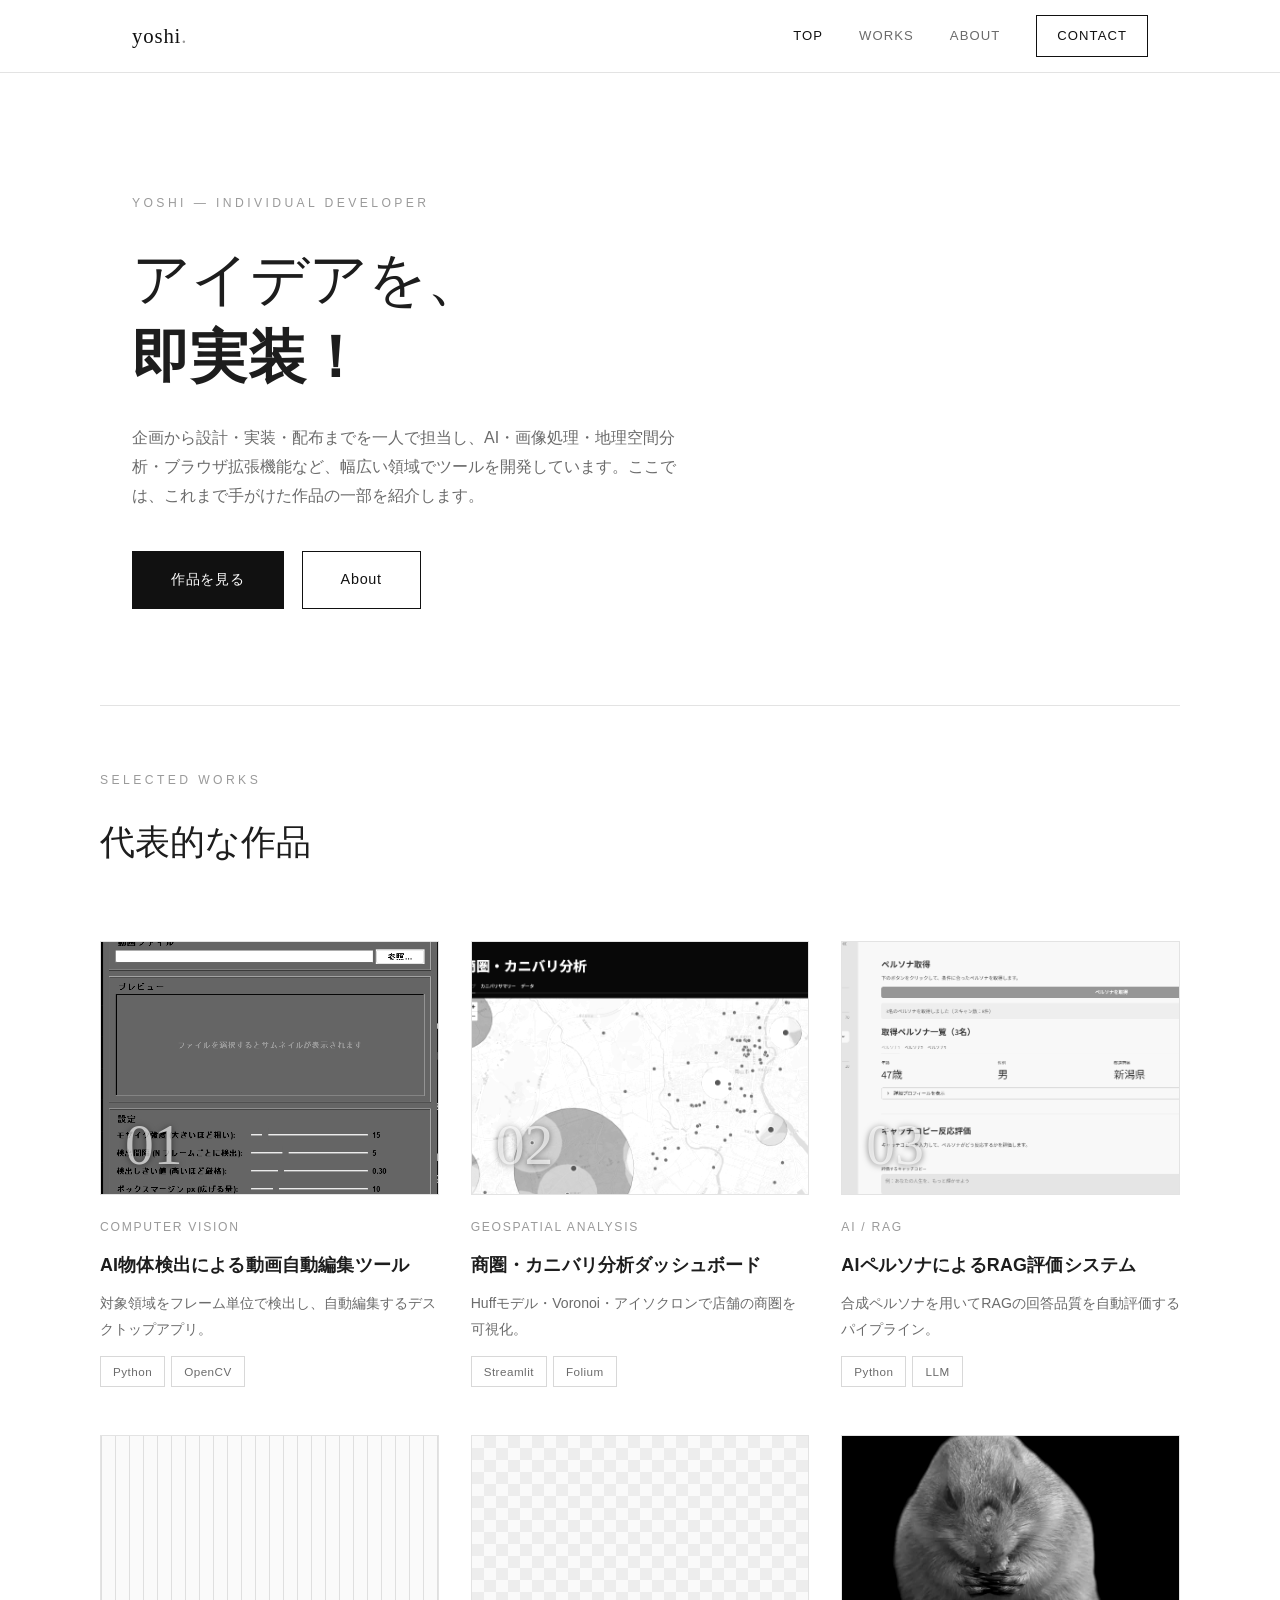
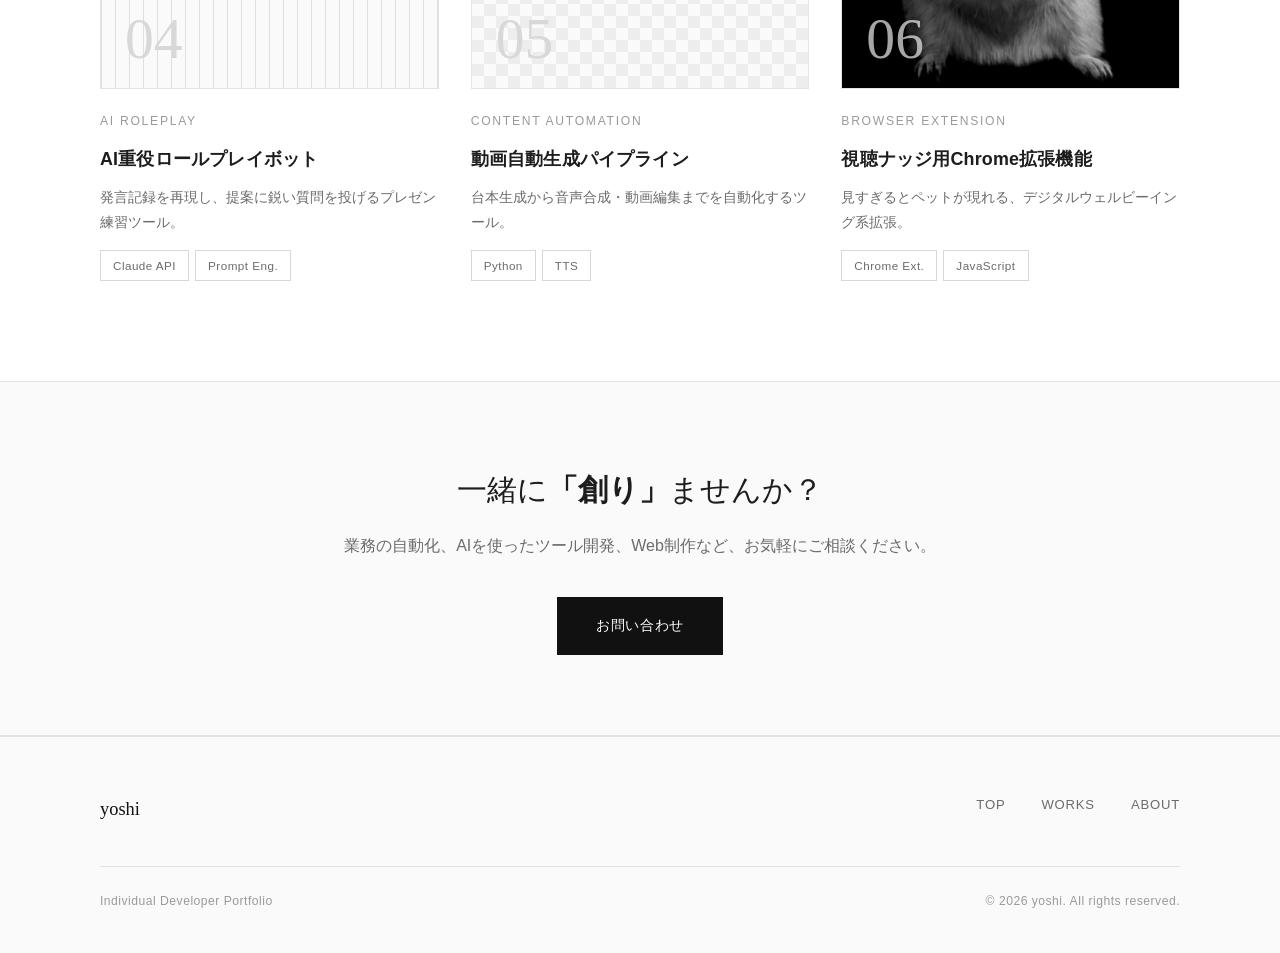
<file: index.html>
<!DOCTYPE html>
<html lang="ja">
<head>
  <meta charset="UTF-8">
  <meta name="viewport" content="width=device-width, initial-scale=1.0">
  <title>yoshi | Portfolio — 個人開発の作品集</title>
  <meta name="description" content="yoshiの個人ポートフォリオ。AI・画像処理・地理空間分析・ブラウザ拡張機能など、幅広い領域で開発したツール・プロダクトを紹介します。">
  <meta property="og:type" content="website">
  <meta property="og:site_name" content="yoshi Portfolio">
  <meta property="og:title" content="yoshi | Portfolio — 個人開発の作品集">
  <meta property="og:description" content="AI・画像処理・地理空間分析・ブラウザ拡張機能など、幅広い領域で開発したツール・プロダクトを紹介します。">
  <meta property="og:locale" content="ja_JP">
  <meta name="twitter:card" content="summary">
  <link rel="icon" type="image/svg+xml" href="assets/favicon.svg">
  <link rel="stylesheet" href="assets/style.css">
  <script defer src="assets/main.js"></script>
  <script type="application/ld+json">
  {
    "@context": "https://schema.org",
    "@type": "Person",
    "name": "yoshi",
    "jobTitle": "Individual Developer",
    "description": "AI・画像処理・地理空間分析・ブラウザ拡張機能など、幅広い領域でツールを開発する個人開発者。",
    "knowsAbout": ["Python", "JavaScript", "LLM", "RAG", "Computer Vision", "Geospatial Analysis"]
  }
  </script>
</head>
<body>

<!-- HEADER -->
<header>
  <div class="header-inner">
    <a href="index.html" class="logo">yoshi<span class="dot">.</span></a>
    <button class="nav-burger" type="button" aria-label="メニューを開く" aria-expanded="false" aria-controls="site-nav">
      <span></span><span></span>
    </button>
    <nav id="site-nav">
      <a href="index.html" class="nav-link active">Top</a>
      <a href="works.html" class="nav-link">Works</a>
      <a href="about.html" class="nav-link">About</a>
      <a href="about.html#contact" class="nav-cta">Contact</a>
    </nav>
  </div>
</header>

<!-- HERO -->
<section class="hero">
  <div class="eyebrow">yoshi — Individual Developer</div>
  <h1>アイデアを、<br><b>即実装！</b></h1>
  <p>企画から設計・実装・配布までを一人で担当し、AI・画像処理・地理空間分析・ブラウザ拡張機能など、幅広い領域でツールを開発しています。ここでは、これまで手がけた作品の一部を紹介します。</p>
  <div class="hero-actions">
    <a href="works.html" class="btn btn-dark">作品を見る</a>
    <a href="about.html" class="btn btn-outline">About</a>
  </div>
</section>

<!-- SELECTED WORKS -->
<section class="work-grid-section">
  <div class="work-grid-inner">
    <div class="page-head" style="padding:0 0 48px; border-bottom:none;">
      <div class="eyebrow">Selected Works</div>
      <h1 style="font-size:clamp(1.6rem,3.6vw,2.2rem);">代表的な作品</h1>
    </div>

    <div class="work-grid">

      <a href="work-automosaic.html" class="work-card reveal">
        <div class="visual photo">
          <img src="assets/%E3%83%A2%E3%82%B6%E3%82%A4%E3%82%AF.png" alt="AutoMosaic - AI物体検出による動画自動編集ツール" loading="lazy" decoding="async">
          <span class="num serif">01</span>
        </div>
        <div class="tag-line">Computer Vision</div>
        <h3>AI物体検出による動画自動編集ツール</h3>
        <p class="desc">対象領域をフレーム単位で検出し、自動編集するデスクトップアプリ。</p>
        <div class="tech-row">
          <span class="tech">Python</span><span class="tech">OpenCV</span>
        </div>
      </a>

      <a href="work-tradearea.html" class="work-card reveal">
        <div class="visual photo">
          <img src="assets/%E5%95%86%E5%9C%8F.png" alt="商圏・カニバリ分析ダッシュボード" loading="lazy" decoding="async">
          <span class="num serif">02</span>
        </div>
        <div class="tag-line">Geospatial Analysis</div>
        <h3>商圏・カニバリ分析ダッシュボード</h3>
        <p class="desc">Huffモデル・Voronoi・アイソクロンで店舗の商圏を可視化。</p>
        <div class="tech-row">
          <span class="tech">Streamlit</span><span class="tech">Folium</span>
        </div>
      </a>

      <a href="work-persona.html" class="work-card reveal">
        <div class="visual photo">
          <img src="assets/%E3%83%9A%E3%83%AB%E3%82%BD%E3%83%8A.png" alt="AIペルソナによるRAG評価システム" loading="lazy" decoding="async">
          <span class="num serif">03</span>
        </div>
        <div class="tag-line">AI / RAG</div>
        <h3>AIペルソナによるRAG評価システム</h3>
        <p class="desc">合成ペルソナを用いてRAGの回答品質を自動評価するパイプライン。</p>
        <div class="tech-row">
          <span class="tech">Python</span><span class="tech">LLM</span>
        </div>
      </a>

      <a href="work-execbot.html" class="work-card reveal">
        <div class="visual p5"><span class="num serif">04</span></div>
        <div class="tag-line">AI Roleplay</div>
        <h3>AI重役ロールプレイボット</h3>
        <p class="desc">発言記録を再現し、提案に鋭い質問を投げるプレゼン練習ツール。</p>
        <div class="tech-row">
          <span class="tech">Claude API</span><span class="tech">Prompt Eng.</span>
        </div>
      </a>

      <a href="work-shorts.html" class="work-card reveal">
        <div class="visual p6"><span class="num serif">05</span></div>
        <div class="tag-line">Content Automation</div>
        <h3>動画自動生成パイプライン</h3>
        <p class="desc">台本生成から音声合成・動画編集までを自動化するツール。</p>
        <div class="tech-row">
          <span class="tech">Python</span><span class="tech">TTS</span>
        </div>
      </a>

      <a href="work-pet.html" class="work-card reveal">
        <div class="visual photo">
          <img src="assets/pet-frame.jpg" alt="視聴ナッジ用Chrome拡張機能 - 画面に現れるペット" loading="lazy" decoding="async">
          <span class="num serif">06</span>
        </div>
        <div class="tag-line">Browser Extension</div>
        <h3>視聴ナッジ用Chrome拡張機能</h3>
        <p class="desc">見すぎるとペットが現れる、デジタルウェルビーイング系拡張。</p>
        <div class="tech-row">
          <span class="tech">Chrome Ext.</span><span class="tech">JavaScript</span>
        </div>
      </a>

    </div>
  </div>
</section>

<!-- MORE / CTA -->
<section class="more">
  <div class="inner">
    <h3>一緒に<b>「創り」</b>ませんか？</h3>
    <p>業務の自動化、AIを使ったツール開発、Web制作など、お気軽にご相談ください。</p>
    <a href="about.html#contact" class="btn btn-dark">お問い合わせ</a>
  </div>
</section>

<!-- FOOTER -->
<footer>
  <div class="footer-inner">
    <a href="index.html" class="footer-logo">yoshi</a>
    <nav class="footer-nav">
      <a href="index.html">Top</a>
      <a href="works.html">Works</a>
      <a href="about.html">About</a>
    </nav>
  </div>
  <div class="footer-bottom">
    <span>Individual Developer Portfolio</span>
    <span>&copy; 2026 yoshi. All rights reserved.</span>
  </div>
</footer>

</body>
</html>
</file>
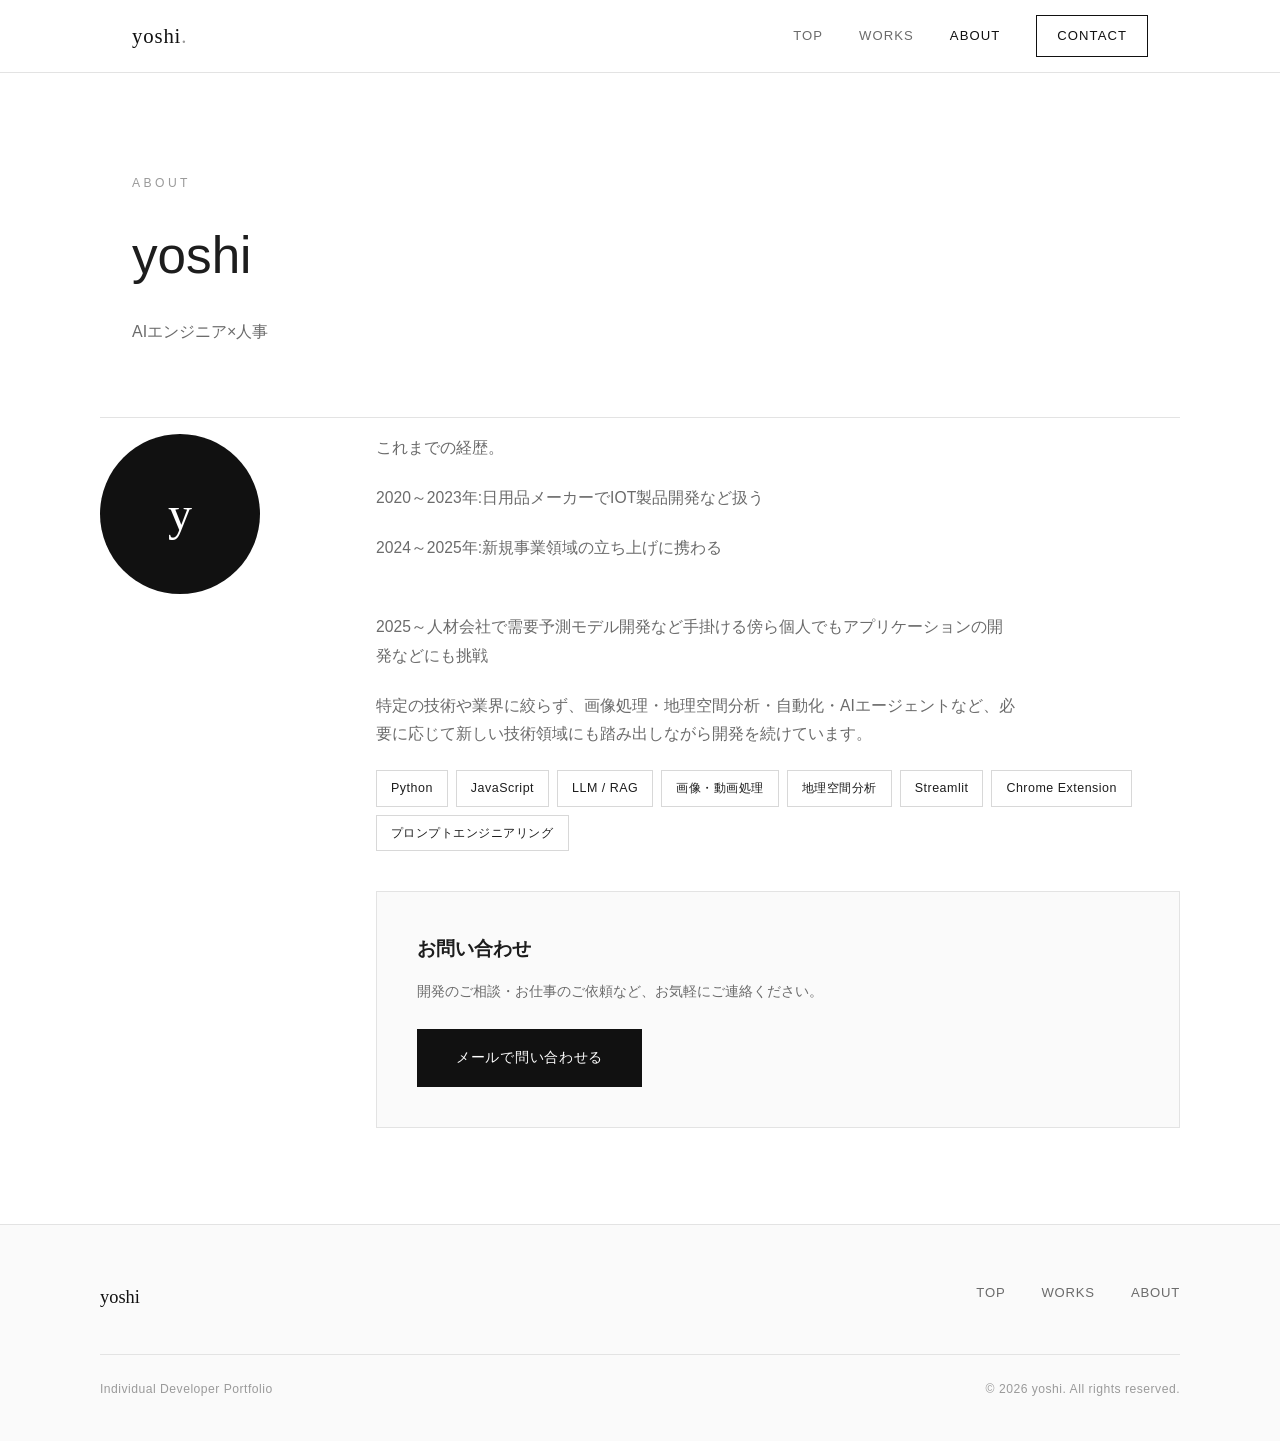
<file: about.html>
<!DOCTYPE html>
<html lang="ja">
<head>
  <meta charset="UTF-8">
  <meta name="viewport" content="width=device-width, initial-scale=1.0">
  <title>About | yoshi Portfolio</title>
  <meta name="description" content="個人開発者yoshiのプロフィール。Web制作からAI/LLM活用ツール、デスクトップアプリ、ブラウザ拡張機能まで、企画から配布までを一人で担当。">
  <meta property="og:type" content="profile">
  <meta property="og:site_name" content="yoshi Portfolio">
  <meta property="og:title" content="About | yoshi Portfolio">
  <meta property="og:description" content="個人開発者yoshiのプロフィール。企画・設計・実装・配布までを一人で担当しています。">
  <meta property="og:locale" content="ja_JP">
  <meta name="twitter:card" content="summary">
  <link rel="icon" type="image/svg+xml" href="assets/favicon.svg">
  <link rel="stylesheet" href="assets/style.css">
  <script defer src="assets/main.js"></script>
</head>
<body>

<header>
  <div class="header-inner">
    <a href="index.html" class="logo">yoshi<span class="dot">.</span></a>
    <button class="nav-burger" type="button" aria-label="メニューを開く" aria-expanded="false" aria-controls="site-nav">
      <span></span><span></span>
    </button>
    <nav id="site-nav">
      <a href="index.html" class="nav-link">Top</a>
      <a href="works.html" class="nav-link">Works</a>
      <a href="about.html" class="nav-link active">About</a>
      <a href="about.html#contact" class="nav-cta">Contact</a>
    </nav>
  </div>
</header>

<section class="page-head">
  <div class="eyebrow">About</div>
  <h1>yoshi</h1>
  <p>AIエンジニア×人事</p>
</section>

<section class="about-section">
  <div class="about-inner">
    <div>
      <div class="avatar">y</div>
    </div>
    <div class="about-body">
      <p>これまでの経歴。</p>
      <p>2020～2023年:日用品メーカーでIOT製品開発など扱う</p>
      <p>2024～2025年:新規事業領域の立ち上げに携わる</p>
　　　<p>2025～人材会社で需要予測モデル開発など手掛ける傍ら個人でもアプリケーションの開発などにも挑戦</p>

      <p>特定の技術や業界に絞らず、画像処理・地理空間分析・自動化・AIエージェントなど、必要に応じて新しい技術領域にも踏み出しながら開発を続けています。</p>

      <div class="skill-row">
        <span class="skill">Python</span>
        <span class="skill">JavaScript</span>
        <span class="skill">LLM / RAG</span>
        <span class="skill">画像・動画処理</span>
        <span class="skill">地理空間分析</span>
        <span class="skill">Streamlit</span>
        <span class="skill">Chrome Extension</span>
        <span class="skill">プロンプトエンジニアリング</span>
      </div>

      <div class="contact-box" id="contact">
        <h3>お問い合わせ</h3>
        <p>開発のご相談・お仕事のご依頼など、お気軽にご連絡ください。</p>
        <a href="mailto:blightlight837@gmail.com" class="btn btn-dark">メールで問い合わせる</a>
      </div>
    </div>
  </div>
</section>

<footer>
  <div class="footer-inner">
    <a href="index.html" class="footer-logo">yoshi</a>
    <nav class="footer-nav">
      <a href="index.html">Top</a>
      <a href="works.html">Works</a>
      <a href="about.html">About</a>
    </nav>
  </div>
  <div class="footer-bottom">
    <span>Individual Developer Portfolio</span>
    <span>&copy; 2026 yoshi. All rights reserved.</span>
  </div>
</footer>

</body>
</html>
</file>
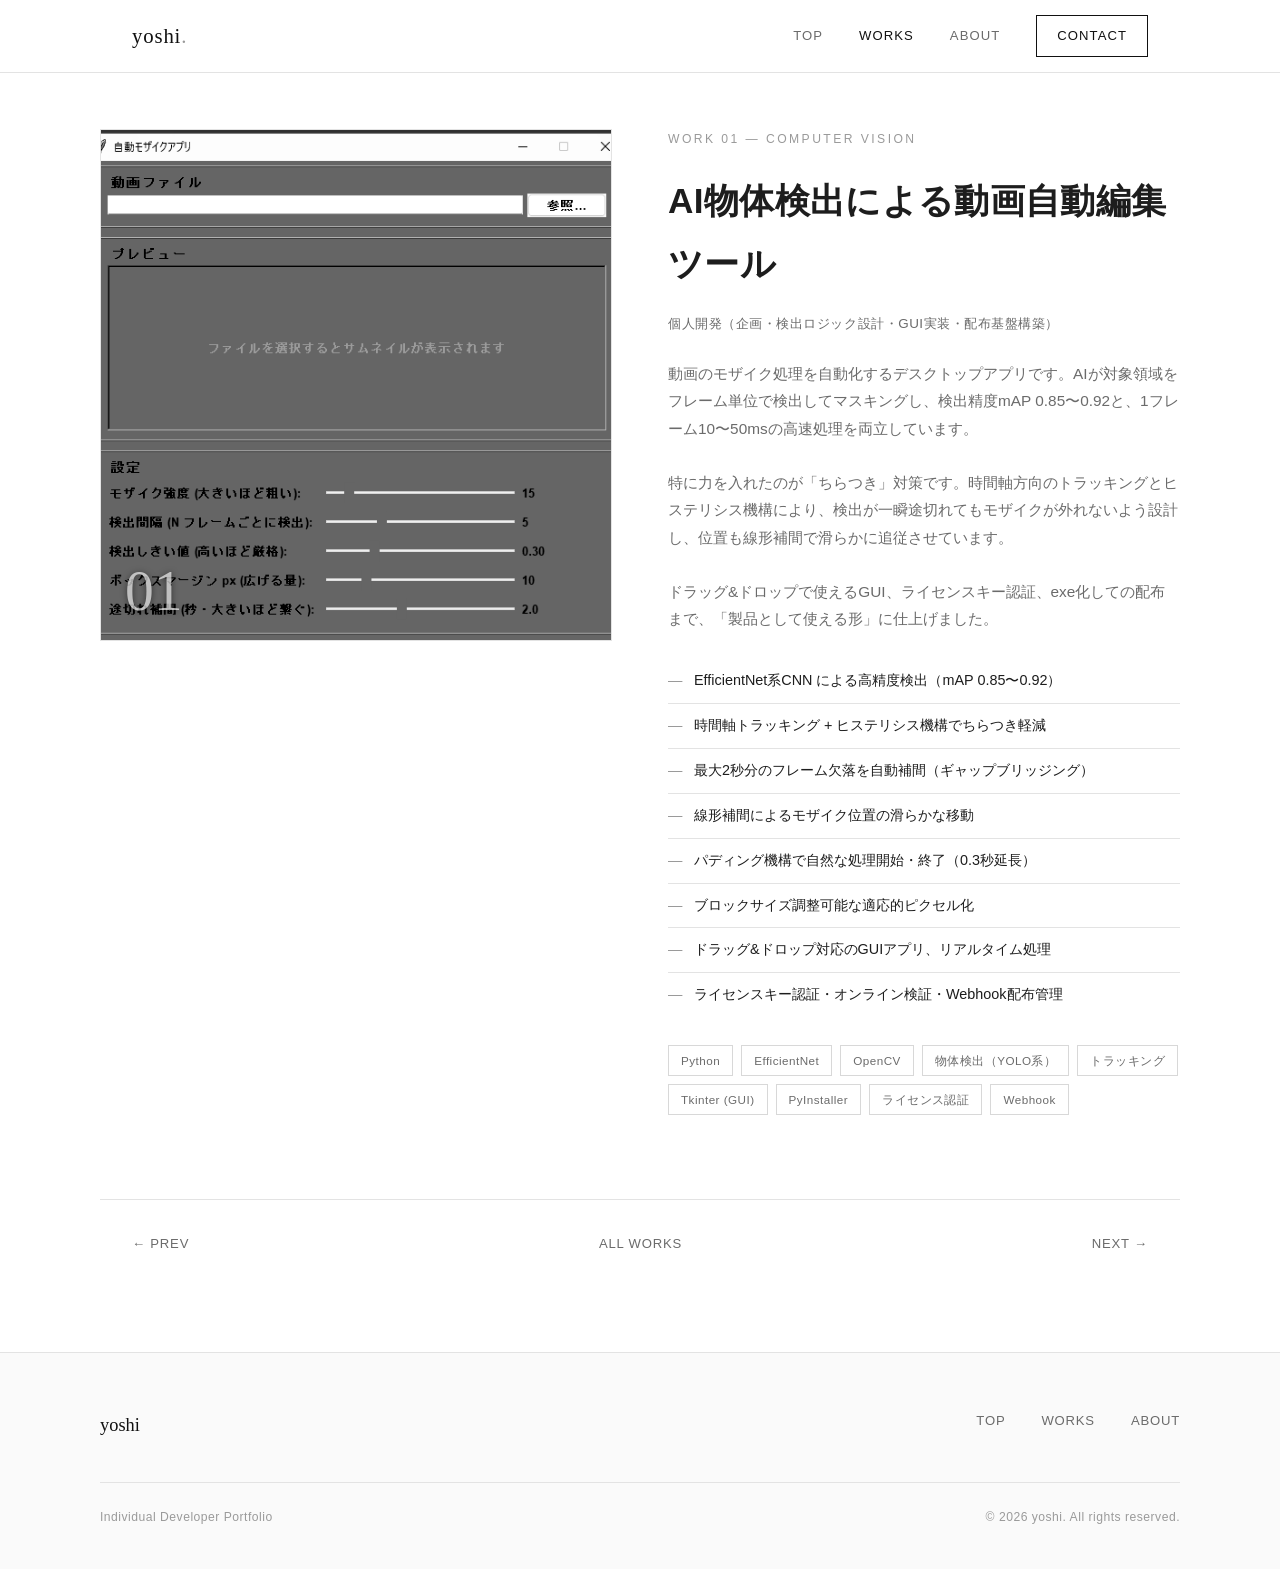
<file: work-automosaic.html>
<!DOCTYPE html>
<html lang="ja">
<head>
  <meta charset="UTF-8">
  <meta name="viewport" content="width=device-width, initial-scale=1.0">
  <title>AI物体検出による動画自動編集ツール | yoshi Portfolio</title>
  <meta name="description" content="EfficientNet系CNNで動画内の対象領域を自動検出・マスキングするデスクトップアプリ。トラッキングとヒステリシス機構でちらつきを抑え、ライセンス認証・配布基盤まで一貫構築。">
  <meta property="og:type" content="article">
  <meta property="og:site_name" content="yoshi Portfolio">
  <meta property="og:title" content="AI物体検出による動画自動編集ツール | yoshi Portfolio">
  <meta property="og:description" content="EfficientNet系CNNで動画内の対象領域を自動検出・マスキングするデスクトップアプリ。">
  <meta property="og:locale" content="ja_JP">
  <meta name="twitter:card" content="summary">
  <link rel="icon" type="image/svg+xml" href="assets/favicon.svg">
  <link rel="stylesheet" href="assets/style.css">
  <script defer src="assets/main.js"></script>
</head>
<body>

<header>
  <div class="header-inner">
    <a href="index.html" class="logo">yoshi<span class="dot">.</span></a>
    <button class="nav-burger" type="button" aria-label="メニューを開く" aria-expanded="false" aria-controls="site-nav">
      <span></span><span></span>
    </button>
    <nav id="site-nav">
      <a href="index.html" class="nav-link">Top</a>
      <a href="works.html" class="nav-link active">Works</a>
      <a href="about.html" class="nav-link">About</a>
      <a href="about.html#contact" class="nav-cta">Contact</a>
    </nav>
  </div>
</header>

<section class="detail-section">
  <div class="detail-inner">
    <div class="detail-item">
      <div class="detail-visual">
        <div class="visual photo">
          <img src="assets/%E3%83%A2%E3%82%B6%E3%82%A4%E3%82%AF.png" alt="AutoMosaic - AI物体検出による動画自動編集ツール">
          <span class="num serif">01</span>
        </div>
      </div>
      <div class="detail-body">
        <div class="work-meta">Work 01 — Computer Vision</div>
        <h2>AI物体検出による動画自動編集ツール</h2>
        <div class="role">個人開発（企画・検出ロジック設計・GUI実装・配布基盤構築）</div>
        <p>動画のモザイク処理を自動化するデスクトップアプリです。AIが対象領域をフレーム単位で検出してマスキングし、検出精度mAP 0.85〜0.92と、1フレーム10〜50msの高速処理を両立しています。</p>
        <p>特に力を入れたのが「ちらつき」対策です。時間軸方向のトラッキングとヒステリシス機構により、検出が一瞬途切れてもモザイクが外れないよう設計し、位置も線形補間で滑らかに追従させています。</p>
        <p>ドラッグ&amp;ドロップで使えるGUI、ライセンスキー認証、exe化しての配布まで、「製品として使える形」に仕上げました。</p>
        <ul class="feat-list">
          <li>EfficientNet系CNN による高精度検出（mAP 0.85〜0.92）</li>
          <li>時間軸トラッキング + ヒステリシス機構でちらつき軽減</li>
          <li>最大2秒分のフレーム欠落を自動補間（ギャップブリッジング）</li>
          <li>線形補間によるモザイク位置の滑らかな移動</li>
          <li>パディング機構で自然な処理開始・終了（0.3秒延長）</li>
          <li>ブロックサイズ調整可能な適応的ピクセル化</li>
          <li>ドラッグ&amp;ドロップ対応のGUIアプリ、リアルタイム処理</li>
          <li>ライセンスキー認証・オンライン検証・Webhook配布管理</li>
        </ul>
        <div class="tech-row">
          <span class="tech">Python</span>
          <span class="tech">EfficientNet</span>
          <span class="tech">OpenCV</span>
          <span class="tech">物体検出（YOLO系）</span>
          <span class="tech">トラッキング</span>
          <span class="tech">Tkinter (GUI)</span>
          <span class="tech">PyInstaller</span>
          <span class="tech">ライセンス認証</span>
          <span class="tech">Webhook</span>
        </div>
      </div>
    </div>
  </div>
</section>

<div class="detail-pager">
  <a href="work-pet.html">&larr; Prev</a>
  <a href="works.html" class="back">All Works</a>
  <a href="work-tradearea.html">Next &rarr;</a>
</div>

<footer>
  <div class="footer-inner">
    <a href="index.html" class="footer-logo">yoshi</a>
    <nav class="footer-nav">
      <a href="index.html">Top</a>
      <a href="works.html">Works</a>
      <a href="about.html">About</a>
    </nav>
  </div>
  <div class="footer-bottom">
    <span>Individual Developer Portfolio</span>
    <span>&copy; 2026 yoshi. All rights reserved.</span>
  </div>
</footer>

</body>
</html>
</file>
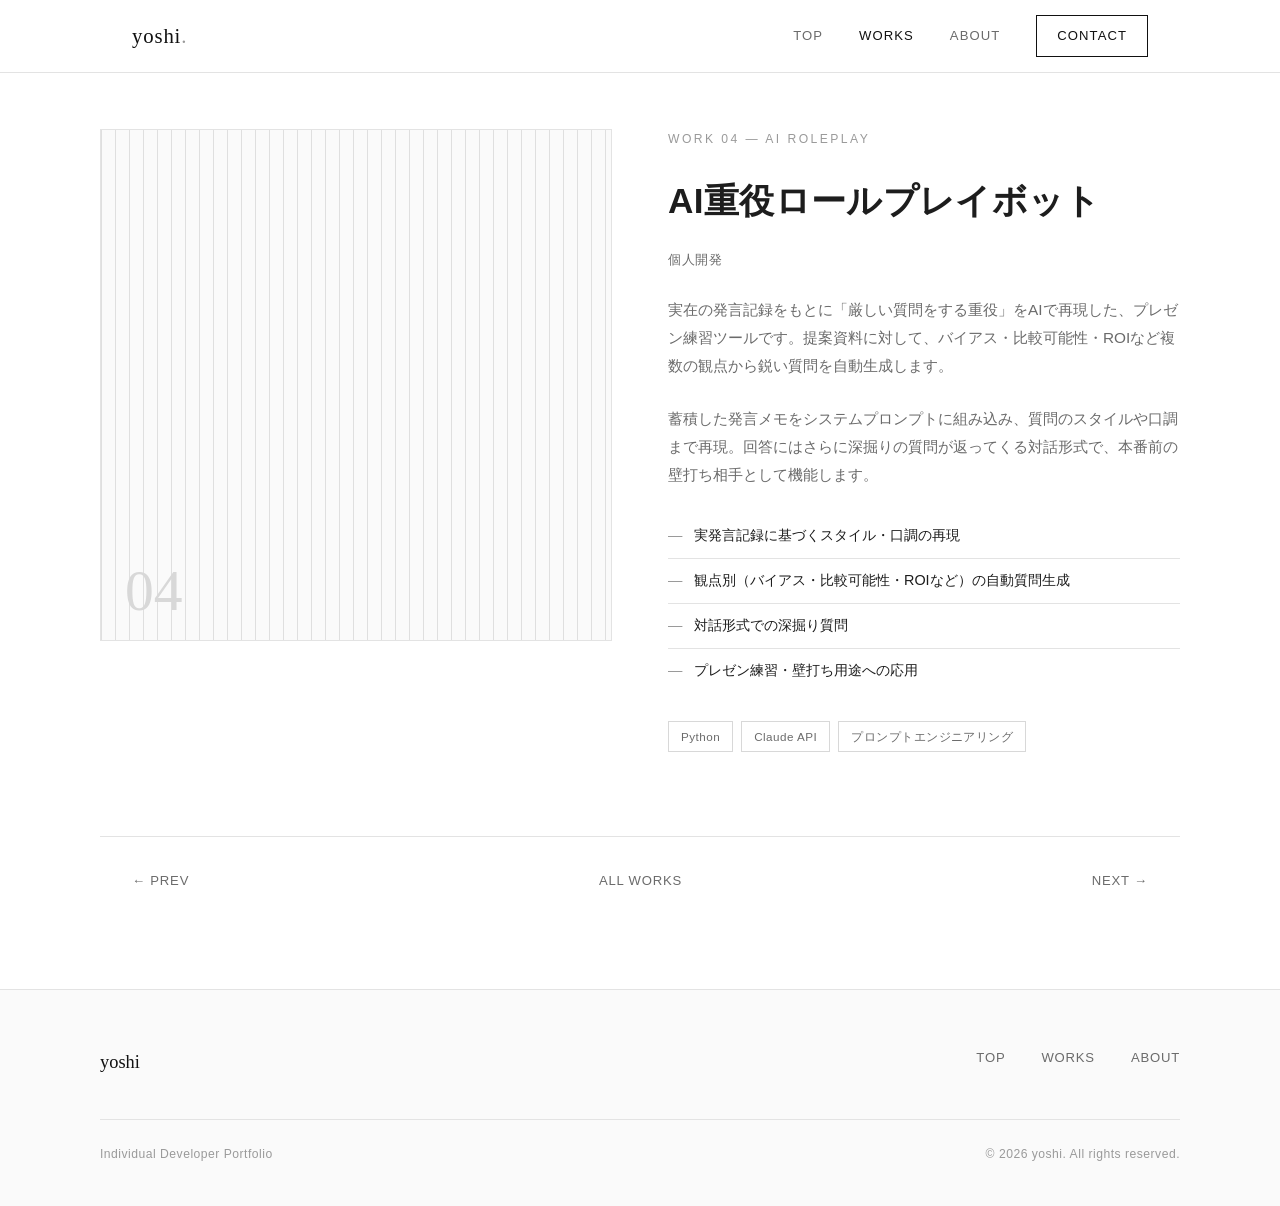
<file: work-execbot.html>
<!DOCTYPE html>
<html lang="ja">
<head>
  <meta charset="UTF-8">
  <meta name="viewport" content="width=device-width, initial-scale=1.0">
  <title>AI重役ロールプレイボット | yoshi Portfolio</title>
  <meta name="description" content="実際の発言記録をもとに「厳しい質問をする役」をAIで再現するプレゼン練習ツール。バイアス・比較可能性・ROIなど複数の観点から仮説提示型の質問を自動生成。">
  <meta property="og:type" content="article">
  <meta property="og:site_name" content="yoshi Portfolio">
  <meta property="og:title" content="AI重役ロールプレイボット | yoshi Portfolio">
  <meta property="og:description" content="実発言記録に基づき、提案資料へ鋭い質問を投げるAIロールプレイボット。">
  <meta property="og:locale" content="ja_JP">
  <meta name="twitter:card" content="summary">
  <link rel="icon" type="image/svg+xml" href="assets/favicon.svg">
  <link rel="stylesheet" href="assets/style.css">
  <script defer src="assets/main.js"></script>
</head>
<body>

<header>
  <div class="header-inner">
    <a href="index.html" class="logo">yoshi<span class="dot">.</span></a>
    <button class="nav-burger" type="button" aria-label="メニューを開く" aria-expanded="false" aria-controls="site-nav">
      <span></span><span></span>
    </button>
    <nav id="site-nav">
      <a href="index.html" class="nav-link">Top</a>
      <a href="works.html" class="nav-link active">Works</a>
      <a href="about.html" class="nav-link">About</a>
      <a href="about.html#contact" class="nav-cta">Contact</a>
    </nav>
  </div>
</header>

<section class="detail-section">
  <div class="detail-inner">
    <div class="detail-item">
      <div class="detail-visual">
        <div class="visual p5"><span class="num serif">04</span></div>
      </div>
      <div class="detail-body">
        <div class="work-meta">Work 04 — AI Roleplay</div>
        <h2>AI重役ロールプレイボット</h2>
        <div class="role">個人開発</div>
        <p>実在の発言記録をもとに「厳しい質問をする重役」をAIで再現した、プレゼン練習ツールです。提案資料に対して、バイアス・比較可能性・ROIなど複数の観点から鋭い質問を自動生成します。</p>
        <p>蓄積した発言メモをシステムプロンプトに組み込み、質問のスタイルや口調まで再現。回答にはさらに深掘りの質問が返ってくる対話形式で、本番前の壁打ち相手として機能します。</p>
        <ul class="feat-list">
          <li>実発言記録に基づくスタイル・口調の再現</li>
          <li>観点別（バイアス・比較可能性・ROIなど）の自動質問生成</li>
          <li>対話形式での深掘り質問</li>
          <li>プレゼン練習・壁打ち用途への応用</li>
        </ul>
        <div class="tech-row">
          <span class="tech">Python</span>
          <span class="tech">Claude API</span>
          <span class="tech">プロンプトエンジニアリング</span>
        </div>
      </div>
    </div>
  </div>
</section>

<div class="detail-pager">
  <a href="work-persona.html">&larr; Prev</a>
  <a href="works.html" class="back">All Works</a>
  <a href="work-shorts.html">Next &rarr;</a>
</div>

<footer>
  <div class="footer-inner">
    <a href="index.html" class="footer-logo">yoshi</a>
    <nav class="footer-nav">
      <a href="index.html">Top</a>
      <a href="works.html">Works</a>
      <a href="about.html">About</a>
    </nav>
  </div>
  <div class="footer-bottom">
    <span>Individual Developer Portfolio</span>
    <span>&copy; 2026 yoshi. All rights reserved.</span>
  </div>
</footer>

</body>
</html>
</file>
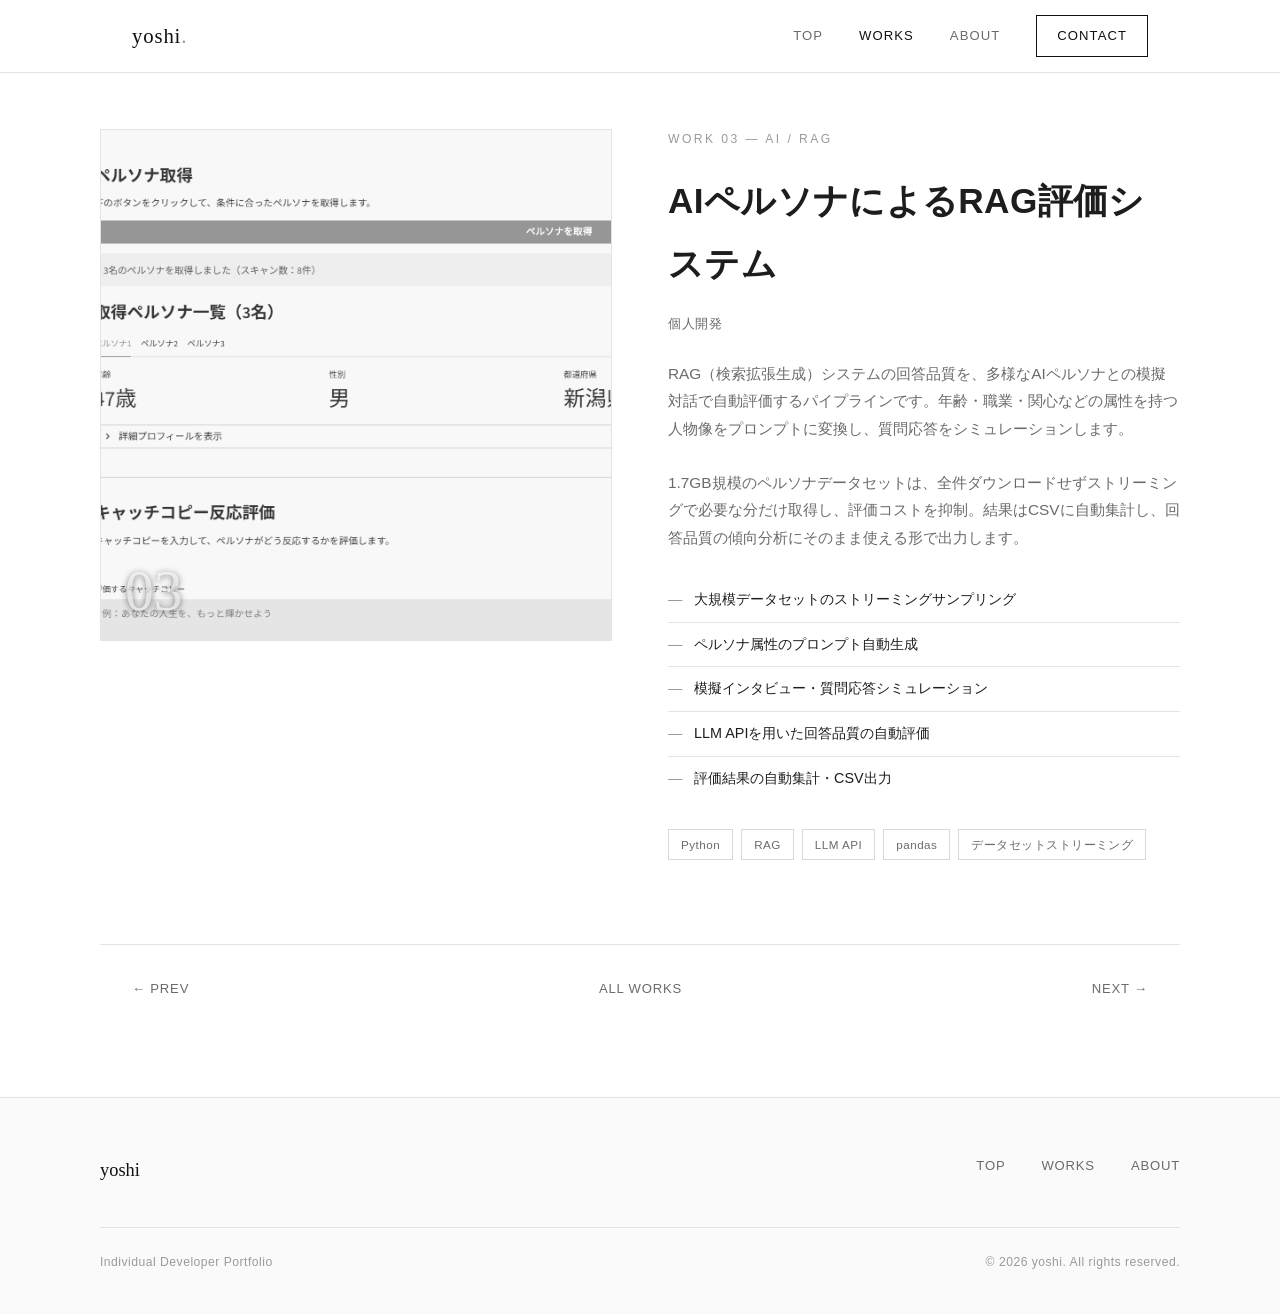
<file: work-persona.html>
<!DOCTYPE html>
<html lang="ja">
<head>
  <meta charset="UTF-8">
  <meta name="viewport" content="width=device-width, initial-scale=1.0">
  <title>AIペルソナによるRAG評価システム | yoshi Portfolio</title>
  <meta name="description" content="大規模ペルソナデータセットからサンプリングした人物像を用いて、RAGシステムの回答品質を自動評価するパイプライン。ストリーミング取得で評価コストを抑制。">
  <meta property="og:type" content="article">
  <meta property="og:site_name" content="yoshi Portfolio">
  <meta property="og:title" content="AIペルソナによるRAG評価システム | yoshi Portfolio">
  <meta property="og:description" content="大規模ペルソナデータセットを用いてRAGの回答品質を自動評価するパイプライン。">
  <meta property="og:locale" content="ja_JP">
  <meta name="twitter:card" content="summary">
  <link rel="icon" type="image/svg+xml" href="assets/favicon.svg">
  <link rel="stylesheet" href="assets/style.css">
  <script defer src="assets/main.js"></script>
</head>
<body>

<header>
  <div class="header-inner">
    <a href="index.html" class="logo">yoshi<span class="dot">.</span></a>
    <button class="nav-burger" type="button" aria-label="メニューを開く" aria-expanded="false" aria-controls="site-nav">
      <span></span><span></span>
    </button>
    <nav id="site-nav">
      <a href="index.html" class="nav-link">Top</a>
      <a href="works.html" class="nav-link active">Works</a>
      <a href="about.html" class="nav-link">About</a>
      <a href="about.html#contact" class="nav-cta">Contact</a>
    </nav>
  </div>
</header>

<section class="detail-section">
  <div class="detail-inner">
    <div class="detail-item">
      <div class="detail-visual">
        <div class="visual photo">
          <img src="assets/%E3%83%9A%E3%83%AB%E3%82%BD%E3%83%8A.png" alt="AIペルソナによるRAG評価システム">
          <span class="num serif">03</span>
        </div>
      </div>
      <div class="detail-body">
        <div class="work-meta">Work 03 — AI / RAG</div>
        <h2>AIペルソナによるRAG評価システム</h2>
        <div class="role">個人開発</div>
        <p>RAG（検索拡張生成）システムの回答品質を、多様なAIペルソナとの模擬対話で自動評価するパイプラインです。年齢・職業・関心などの属性を持つ人物像をプロンプトに変換し、質問応答をシミュレーションします。</p>
        <p>1.7GB規模のペルソナデータセットは、全件ダウンロードせずストリーミングで必要な分だけ取得し、評価コストを抑制。結果はCSVに自動集計し、回答品質の傾向分析にそのまま使える形で出力します。</p>
        <ul class="feat-list">
          <li>大規模データセットのストリーミングサンプリング</li>
          <li>ペルソナ属性のプロンプト自動生成</li>
          <li>模擬インタビュー・質問応答シミュレーション</li>
          <li>LLM APIを用いた回答品質の自動評価</li>
          <li>評価結果の自動集計・CSV出力</li>
        </ul>
        <div class="tech-row">
          <span class="tech">Python</span>
          <span class="tech">RAG</span>
          <span class="tech">LLM API</span>
          <span class="tech">pandas</span>
          <span class="tech">データセットストリーミング</span>
        </div>
      </div>
    </div>
  </div>
</section>

<div class="detail-pager">
  <a href="work-tradearea.html">&larr; Prev</a>
  <a href="works.html" class="back">All Works</a>
  <a href="work-execbot.html">Next &rarr;</a>
</div>

<footer>
  <div class="footer-inner">
    <a href="index.html" class="footer-logo">yoshi</a>
    <nav class="footer-nav">
      <a href="index.html">Top</a>
      <a href="works.html">Works</a>
      <a href="about.html">About</a>
    </nav>
  </div>
  <div class="footer-bottom">
    <span>Individual Developer Portfolio</span>
    <span>&copy; 2026 yoshi. All rights reserved.</span>
  </div>
</footer>

</body>
</html>
</file>
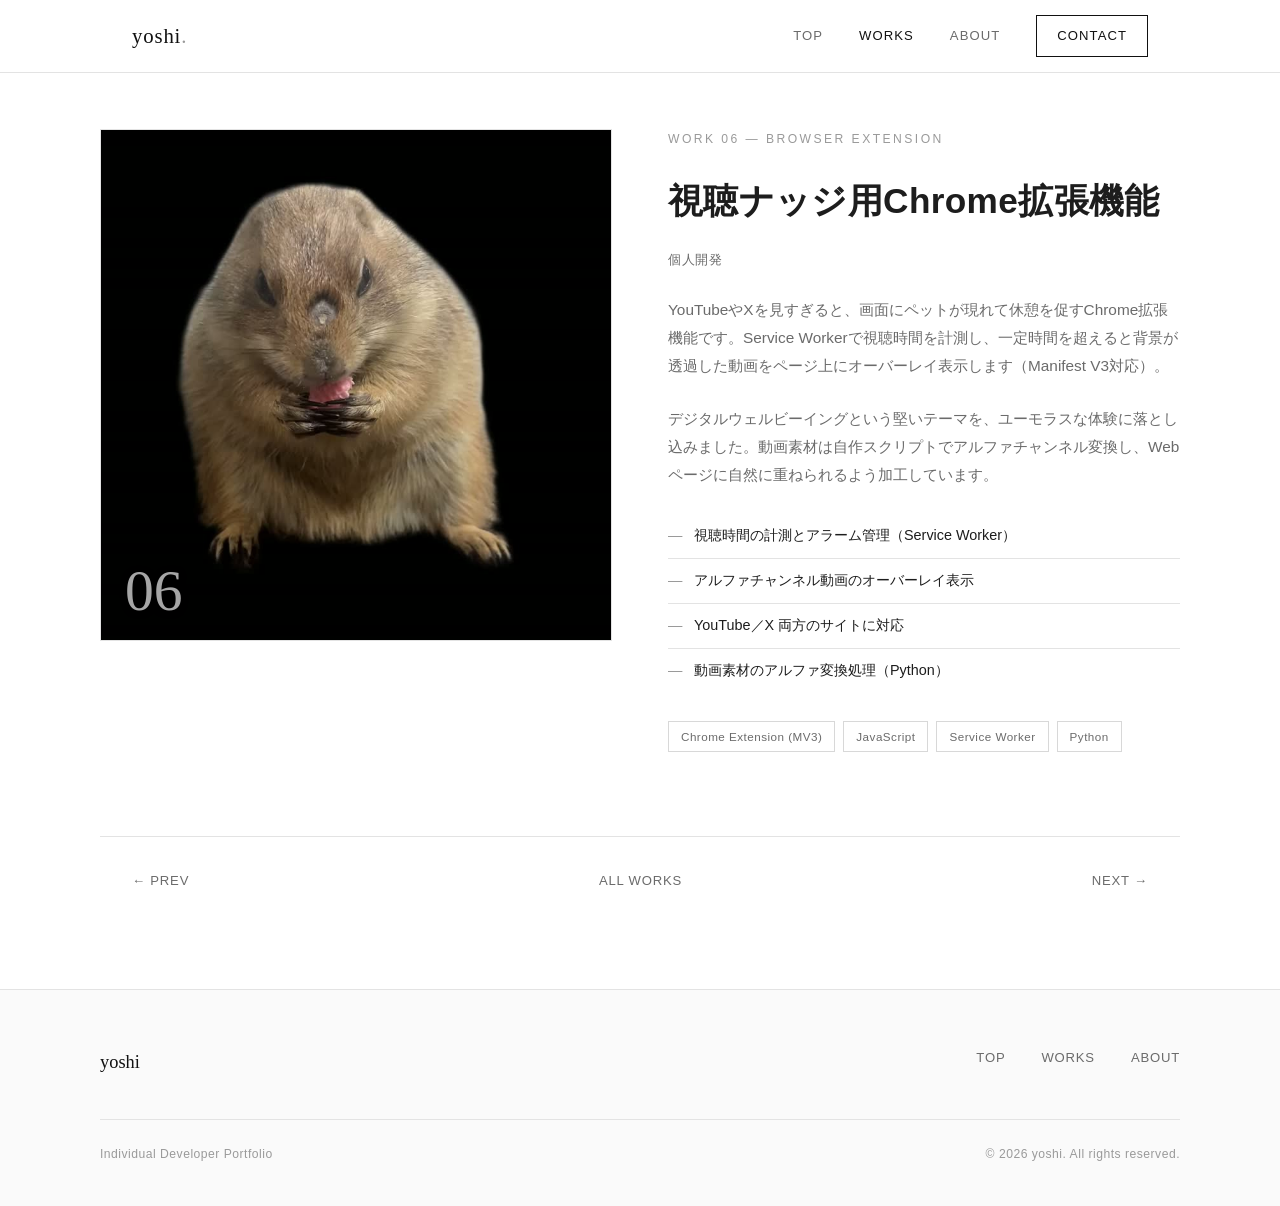
<file: work-pet.html>
<!DOCTYPE html>
<html lang="ja">
<head>
  <meta charset="UTF-8">
  <meta name="viewport" content="width=device-width, initial-scale=1.0">
  <title>視聴ナッジ用Chrome拡張機能 | yoshi Portfolio</title>
  <meta name="description" content="YouTubeやXを長時間見続けると画面にペットが現れて行動を促すChrome拡張機能（Manifest V3）。デジタルウェルビーイングをユーモラスな体験に。">
  <meta property="og:type" content="article">
  <meta property="og:site_name" content="yoshi Portfolio">
  <meta property="og:title" content="視聴ナッジ用Chrome拡張機能 | yoshi Portfolio">
  <meta property="og:description" content="YouTube/Xの見すぎを検知し、ペットが画面に現れるデジタルウェルビーイング拡張。">
  <meta property="og:locale" content="ja_JP">
  <meta name="twitter:card" content="summary">
  <link rel="icon" type="image/svg+xml" href="assets/favicon.svg">
  <link rel="stylesheet" href="assets/style.css">
  <script defer src="assets/main.js"></script>
</head>
<body>

<header>
  <div class="header-inner">
    <a href="index.html" class="logo">yoshi<span class="dot">.</span></a>
    <button class="nav-burger" type="button" aria-label="メニューを開く" aria-expanded="false" aria-controls="site-nav">
      <span></span><span></span>
    </button>
    <nav id="site-nav">
      <a href="index.html" class="nav-link">Top</a>
      <a href="works.html" class="nav-link active">Works</a>
      <a href="about.html" class="nav-link">About</a>
      <a href="about.html#contact" class="nav-cta">Contact</a>
    </nav>
  </div>
</header>

<section class="detail-section">
  <div class="detail-inner">
    <div class="detail-item">
      <div class="detail-visual">
        <div class="visual photo">
          <video src="assets/pet-extension.mp4" autoplay muted loop playsinline poster="assets/pet-frame.jpg" aria-label="視聴ナッジ用Chrome拡張機能のデモ動画"></video>
          <span class="num serif">06</span>
        </div>
      </div>
      <div class="detail-body">
        <div class="work-meta">Work 06 — Browser Extension</div>
        <h2>視聴ナッジ用Chrome拡張機能</h2>
        <div class="role">個人開発</div>
        <p>YouTubeやXを見すぎると、画面にペットが現れて休憩を促すChrome拡張機能です。Service Workerで視聴時間を計測し、一定時間を超えると背景が透過した動画をページ上にオーバーレイ表示します（Manifest V3対応）。</p>
        <p>デジタルウェルビーイングという堅いテーマを、ユーモラスな体験に落とし込みました。動画素材は自作スクリプトでアルファチャンネル変換し、Webページに自然に重ねられるよう加工しています。</p>
        <ul class="feat-list">
          <li>視聴時間の計測とアラーム管理（Service Worker）</li>
          <li>アルファチャンネル動画のオーバーレイ表示</li>
          <li>YouTube／X 両方のサイトに対応</li>
          <li>動画素材のアルファ変換処理（Python）</li>
        </ul>
        <div class="tech-row">
          <span class="tech">Chrome Extension (MV3)</span>
          <span class="tech">JavaScript</span>
          <span class="tech">Service Worker</span>
          <span class="tech">Python</span>
        </div>
      </div>
    </div>
  </div>
</section>

<div class="detail-pager">
  <a href="work-shorts.html">&larr; Prev</a>
  <a href="works.html" class="back">All Works</a>
  <a href="work-reservation-ai.html">Next &rarr;</a>
</div>

<footer>
  <div class="footer-inner">
    <a href="index.html" class="footer-logo">yoshi</a>
    <nav class="footer-nav">
      <a href="index.html">Top</a>
      <a href="works.html">Works</a>
      <a href="about.html">About</a>
    </nav>
  </div>
  <div class="footer-bottom">
    <span>Individual Developer Portfolio</span>
    <span>&copy; 2026 yoshi. All rights reserved.</span>
  </div>
</footer>

</body>
</html>
</file>
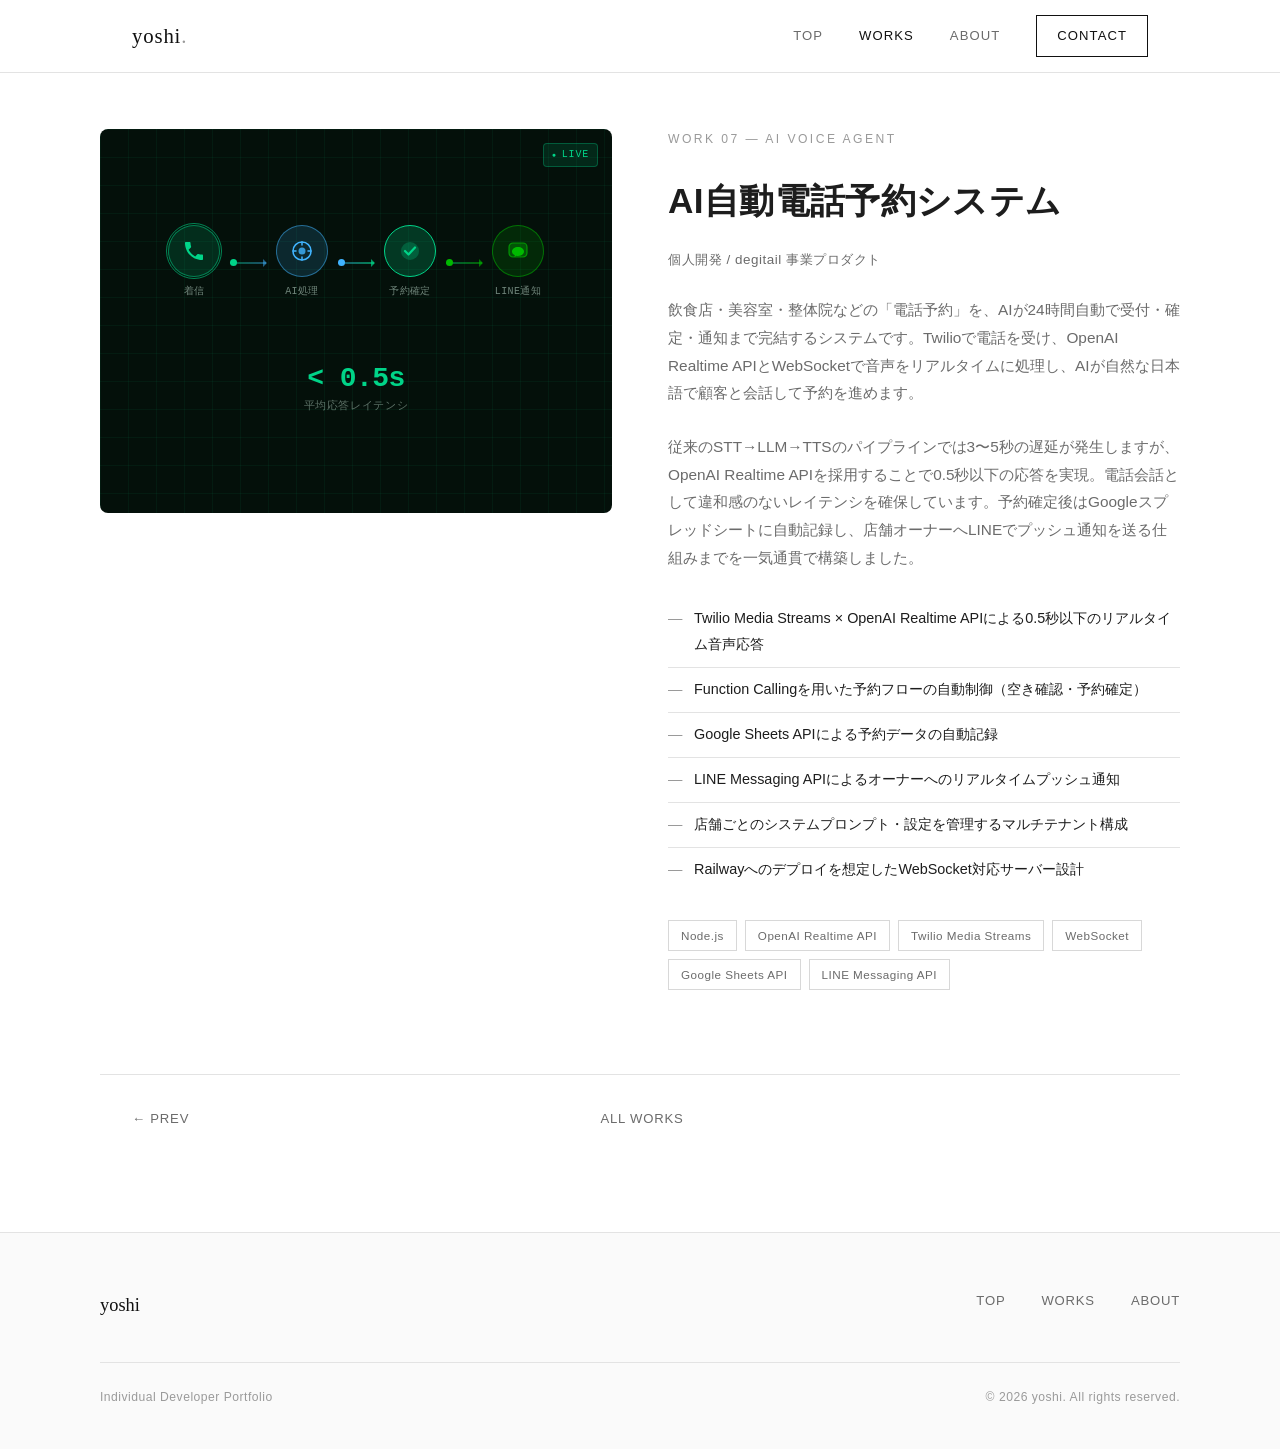
<file: work-reservation-ai.html>
<!DOCTYPE html>
<html lang="ja">
<head>
  <meta charset="UTF-8">
  <meta name="viewport" content="width=device-width, initial-scale=1.0">
  <title>AI自動電話予約システム | yoshi Portfolio</title>
  <meta name="description" content="TwilioとOpenAI Realtime APIを組み合わせ、AIが24時間電話を受けて自動で予約受付・確定・LINE通知まで完結するリアルタイム音声エージェント。">
  <meta property="og:type" content="article">
  <meta property="og:site_name" content="yoshi Portfolio">
  <meta property="og:title" content="AI自動電話予約システム | yoshi Portfolio">
  <meta property="og:description" content="Twilio × OpenAI Realtimeによるリアルタイム音声エージェント。24時間自動予約受付システム。">
  <meta property="og:locale" content="ja_JP">
  <meta name="twitter:card" content="summary">
  <link rel="icon" type="image/svg+xml" href="assets/favicon.svg">
  <link rel="stylesheet" href="assets/style.css">
  <script defer src="assets/main.js"></script>
</head>
<body>

<header>
  <div class="header-inner">
    <a href="index.html" class="logo">yoshi<span class="dot">.</span></a>
    <button class="nav-burger" type="button" aria-label="メニューを開く" aria-expanded="false" aria-controls="site-nav">
      <span></span><span></span>
    </button>
    <nav id="site-nav">
      <a href="index.html" class="nav-link">Top</a>
      <a href="works.html" class="nav-link active">Works</a>
      <a href="about.html" class="nav-link">About</a>
      <a href="about.html#contact" class="nav-cta">Contact</a>
    </nav>
  </div>
</header>

<section class="detail-section">
  <div class="detail-inner">
    <div class="detail-item">
      <div class="detail-visual">
        <div class="ai-thumb">
          <style>
            .ai-thumb {
              background: #04100a;
              border-radius: 8px;
              overflow: hidden;
              aspect-ratio: 4/3;
              position: relative;
              display: flex;
              flex-direction: column;
              align-items: center;
              justify-content: center;
              gap: 0;
              font-family: 'SF Mono', 'Fira Code', monospace;
            }
            /* grid overlay */
            .ai-thumb::before {
              content: '';
              position: absolute;
              inset: 0;
              background-image:
                linear-gradient(rgba(0,212,136,.06) 1px, transparent 1px),
                linear-gradient(90deg, rgba(0,212,136,.06) 1px, transparent 1px);
              background-size: 28px 28px;
              pointer-events: none;
            }
            .ai-thumb-flow {
              display: flex;
              align-items: center;
              gap: 10px;
              position: relative;
              z-index: 1;
            }
            .ai-node {
              display: flex;
              flex-direction: column;
              align-items: center;
              gap: 6px;
            }
            .ai-icon-wrap {
              width: 52px;
              height: 52px;
              border-radius: 50%;
              display: flex;
              align-items: center;
              justify-content: center;
              position: relative;
            }
            .ai-icon-wrap.phone { background: rgba(0,212,136,.15); border: 1.5px solid rgba(0,212,136,.5); }
            .ai-icon-wrap.ai    { background: rgba(64,180,255,.15); border: 1.5px solid rgba(64,180,255,.5); }
            .ai-icon-wrap.done  { background: rgba(0,212,136,.2);  border: 1.5px solid #00d488; }
            .ai-icon-wrap.line  { background: rgba(0,185,0,.15);   border: 1.5px solid rgba(0,185,0,.5); }
            .ai-label {
              font-size: 10px;
              color: rgba(200,230,215,.55);
              letter-spacing: .04em;
              white-space: nowrap;
            }
            /* phone ring animation */
            @keyframes phone-ring {
              0%,100% { transform: rotate(0deg); }
              10%      { transform: rotate(-18deg); }
              20%      { transform: rotate(18deg); }
              30%      { transform: rotate(-12deg); }
              40%      { transform: rotate(12deg); }
              50%      { transform: rotate(-6deg); }
              60%      { transform: rotate(6deg); }
              70%      { transform: rotate(0deg); }
            }
            .phone-svg { animation: phone-ring 2.4s ease-in-out infinite; }
            /* pulse ring around phone */
            @keyframes pulse-ring {
              0%   { transform: scale(1); opacity: .7; }
              100% { transform: scale(1.9); opacity: 0; }
            }
            .ai-icon-wrap.phone::after {
              content: '';
              position: absolute;
              inset: -3px;
              border-radius: 50%;
              border: 1.5px solid rgba(0,212,136,.6);
              animation: pulse-ring 2.4s ease-out infinite;
            }
            /* arrow connector */
            .ai-arrow {
              width: 36px;
              height: 2px;
              background: linear-gradient(90deg, rgba(0,212,136,.4), rgba(64,180,255,.4));
              position: relative;
              flex-shrink: 0;
            }
            .ai-arrow::after {
              content: '';
              position: absolute;
              right: -1px;
              top: -3px;
              border: 4px solid transparent;
              border-left-color: rgba(64,180,255,.5);
              border-right: none;
            }
            .ai-arrow.to-done {
              background: linear-gradient(90deg, rgba(64,180,255,.4), rgba(0,212,136,.6));
            }
            .ai-arrow.to-done::after { border-left-color: rgba(0,212,136,.7); }
            .ai-arrow.to-line {
              background: linear-gradient(90deg, rgba(0,212,136,.4), rgba(0,185,0,.5));
            }
            .ai-arrow.to-line::after { border-left-color: rgba(0,185,0,.6); }
            /* data packets travelling along arrows */
            @keyframes packet-travel {
              0%   { left: 0;   opacity: 0; }
              10%  { opacity: 1; }
              90%  { opacity: 1; }
              100% { left: 100%; opacity: 0; }
            }
            .ai-packet {
              position: absolute;
              top: -3px;
              width: 7px;
              height: 7px;
              border-radius: 50%;
              background: #00d488;
              animation: packet-travel 1.4s linear infinite;
            }
            .ai-arrow:nth-child(2) .ai-packet { animation-delay: 0s; }
            .ai-arrow.to-done .ai-packet { background: #40b4ff; animation-delay: .7s; }
            .ai-arrow.to-line  .ai-packet { background: #00b900; animation-delay: .35s; }
            /* AI brain pulse */
            @keyframes ai-pulse {
              0%,100% { box-shadow: 0 0 0 0 rgba(64,180,255,0); }
              50%     { box-shadow: 0 0 0 8px rgba(64,180,255,.15); }
            }
            .ai-icon-wrap.ai { animation: ai-pulse 1.4s ease-in-out infinite; }
            /* done check pop */
            @keyframes check-pop {
              0%,60% { transform: scale(0.7); opacity: .4; }
              75%     { transform: scale(1.15); opacity: 1; }
              100%    { transform: scale(1); opacity: 1; }
            }
            .done-svg { animation: check-pop 2.4s ease-out infinite; }
            /* waveform bars */
            .ai-wave {
              display: flex;
              align-items: center;
              gap: 3px;
              height: 28px;
              position: relative;
              z-index: 1;
              margin: 16px 0 2px;
            }
            .ai-wave-bar {
              width: 4px;
              border-radius: 2px;
              background: rgba(0,212,136,.7);
              transform-origin: bottom;
            }
            @keyframes bar1 { 0%,100%{height:6px}  25%{height:22px} 50%{height:10px} 75%{height:18px} }
            @keyframes bar2 { 0%,100%{height:14px} 25%{height:6px}  50%{height:22px} 75%{height:8px}  }
            @keyframes bar3 { 0%,100%{height:22px} 25%{height:10px} 50%{height:6px}  75%{height:20px} }
            @keyframes bar4 { 0%,100%{height:8px}  25%{height:20px} 50%{height:16px} 75%{height:6px}  }
            @keyframes bar5 { 0%,100%{height:18px} 25%{height:8px}  50%{height:22px} 75%{height:12px} }
            @keyframes bar6 { 0%,100%{height:10px} 25%{height:22px} 50%{height:8px}  75%{height:22px} }
            @keyframes bar7 { 0%,100%{height:20px} 25%{height:6px}  50%{height:14px} 75%{height:8px}  }
            .ai-wave-bar:nth-child(1) { animation: bar1 .9s ease-in-out infinite; }
            .ai-wave-bar:nth-child(2) { animation: bar2 .9s ease-in-out infinite .1s; }
            .ai-wave-bar:nth-child(3) { animation: bar3 .9s ease-in-out infinite .2s; }
            .ai-wave-bar:nth-child(4) { animation: bar4 .9s ease-in-out infinite .3s; }
            .ai-wave-bar:nth-child(5) { animation: bar5 .9s ease-in-out infinite .4s; }
            .ai-wave-bar:nth-child(6) { animation: bar6 .9s ease-in-out infinite .5s; }
            .ai-wave-bar:nth-child(7) { animation: bar7 .9s ease-in-out infinite .6s; }
            /* stat */
            .ai-stat {
              position: relative;
              z-index: 1;
              margin-top: 18px;
              text-align: center;
            }
            .ai-stat-num {
              font-size: 28px;
              font-weight: 700;
              color: #00d488;
              letter-spacing: -.02em;
              line-height: 1;
            }
            .ai-stat-label {
              font-size: 11px;
              color: rgba(200,230,215,.45);
              margin-top: 4px;
              letter-spacing: .06em;
            }
            /* badge */
            .ai-badge {
              position: absolute;
              top: 14px;
              right: 14px;
              font-size: 10px;
              color: #00d488;
              background: rgba(0,212,136,.12);
              border: 1px solid rgba(0,212,136,.3);
              border-radius: 4px;
              padding: 2px 8px;
              letter-spacing: .08em;
              z-index: 1;
            }
            @keyframes blink { 0%,100%{opacity:1} 50%{opacity:.3} }
            .ai-badge::before {
              content: '●';
              font-size: 7px;
              margin-right: 5px;
              animation: blink 1.2s ease-in-out infinite;
            }
          </style>

          <span class="ai-badge">LIVE</span>

          <div class="ai-thumb-flow">
            <!-- Phone node -->
            <div class="ai-node">
              <div class="ai-icon-wrap phone">
                <svg class="phone-svg" width="24" height="24" viewBox="0 0 24 24" fill="none">
                  <path d="M6.6 10.8c1.4 2.8 3.8 5.1 6.6 6.6l2.2-2.2c.3-.3.7-.4 1-.2 1.1.4 2.3.6 3.6.6.6 0 1 .4 1 1V20c0 .6-.4 1-1 1C10.6 21 3 13.4 3 4c0-.6.4-1 1-1h3.5c.6 0 1 .4 1 1 0 1.3.2 2.5.6 3.6.1.3 0 .7-.2 1L6.6 10.8z" fill="#00d488"/>
                </svg>
              </div>
              <span class="ai-label">着信</span>
            </div>

            <div class="ai-arrow">
              <div class="ai-packet"></div>
            </div>

            <!-- AI node -->
            <div class="ai-node">
              <div class="ai-icon-wrap ai">
                <svg width="26" height="26" viewBox="0 0 26 26" fill="none">
                  <circle cx="13" cy="13" r="9" stroke="#40b4ff" stroke-width="1.5" fill="none"/>
                  <circle cx="13" cy="13" r="3.5" fill="#40b4ff" opacity=".8"/>
                  <line x1="13" y1="4"  x2="13" y2="7"  stroke="#40b4ff" stroke-width="1.5" stroke-linecap="round"/>
                  <line x1="13" y1="19" x2="13" y2="22" stroke="#40b4ff" stroke-width="1.5" stroke-linecap="round"/>
                  <line x1="4"  y1="13" x2="7"  y2="13" stroke="#40b4ff" stroke-width="1.5" stroke-linecap="round"/>
                  <line x1="19" y1="13" x2="22" y2="13" stroke="#40b4ff" stroke-width="1.5" stroke-linecap="round"/>
                </svg>
              </div>
              <span class="ai-label">AI処理</span>
            </div>

            <div class="ai-arrow to-done">
              <div class="ai-packet"></div>
            </div>

            <!-- Done node -->
            <div class="ai-node">
              <div class="ai-icon-wrap done">
                <svg class="done-svg" width="26" height="26" viewBox="0 0 26 26" fill="none">
                  <circle cx="13" cy="13" r="9" fill="rgba(0,212,136,.25)"/>
                  <polyline points="8,13 11.5,16.5 18,9.5" stroke="#00d488" stroke-width="2.2" stroke-linecap="round" stroke-linejoin="round" fill="none"/>
                </svg>
              </div>
              <span class="ai-label">予約確定</span>
            </div>

            <div class="ai-arrow to-line">
              <div class="ai-packet"></div>
            </div>

            <!-- LINE node -->
            <div class="ai-node">
              <div class="ai-icon-wrap line">
                <svg width="26" height="26" viewBox="0 0 26 26" fill="none">
                  <rect x="4" y="5" width="18" height="14" rx="4" fill="rgba(0,185,0,.3)" stroke="rgba(0,185,0,.7)" stroke-width="1.2"/>
                  <path d="M13 9c-3.3 0-6 2-6 4.5 0 1.6 1.1 3 2.8 3.8-.1.5-.5 1.7-.5 1.7s1.3-.7 2.2-1.2c.5.1.9.2 1.5.2 3.3 0 6-2 6-4.5S16.3 9 13 9z" fill="#00b900"/>
                </svg>
              </div>
              <span class="ai-label">LINE通知</span>
            </div>
          </div>

          <!-- waveform -->
          <div class="ai-wave">
            <div class="ai-wave-bar"></div>
            <div class="ai-wave-bar"></div>
            <div class="ai-wave-bar"></div>
            <div class="ai-wave-bar"></div>
            <div class="ai-wave-bar"></div>
            <div class="ai-wave-bar"></div>
            <div class="ai-wave-bar"></div>
          </div>

          <!-- stat -->
          <div class="ai-stat">
            <div class="ai-stat-num">&lt; 0.5s</div>
            <div class="ai-stat-label">平均応答レイテンシ</div>
          </div>
        </div>
      </div>
      <div class="detail-body">
        <div class="work-meta">Work 07 — AI Voice Agent</div>
        <h2>AI自動電話予約システム</h2>
        <div class="role">個人開発 / degitail 事業プロダクト</div>
        <p>飲食店・美容室・整体院などの「電話予約」を、AIが24時間自動で受付・確定・通知まで完結するシステムです。Twilioで電話を受け、OpenAI Realtime APIとWebSocketで音声をリアルタイムに処理し、AIが自然な日本語で顧客と会話して予約を進めます。</p>
        <p>従来のSTT→LLM→TTSのパイプラインでは3〜5秒の遅延が発生しますが、OpenAI Realtime APIを採用することで0.5秒以下の応答を実現。電話会話として違和感のないレイテンシを確保しています。予約確定後はGoogleスプレッドシートに自動記録し、店舗オーナーへLINEでプッシュ通知を送る仕組みまでを一気通貫で構築しました。</p>
        <ul class="feat-list">
          <li>Twilio Media Streams × OpenAI Realtime APIによる0.5秒以下のリアルタイム音声応答</li>
          <li>Function Callingを用いた予約フローの自動制御（空き確認・予約確定）</li>
          <li>Google Sheets APIによる予約データの自動記録</li>
          <li>LINE Messaging APIによるオーナーへのリアルタイムプッシュ通知</li>
          <li>店舗ごとのシステムプロンプト・設定を管理するマルチテナント構成</li>
          <li>Railwayへのデプロイを想定したWebSocket対応サーバー設計</li>
        </ul>
        <div class="tech-row">
          <span class="tech">Node.js</span>
          <span class="tech">OpenAI Realtime API</span>
          <span class="tech">Twilio Media Streams</span>
          <span class="tech">WebSocket</span>
          <span class="tech">Google Sheets API</span>
          <span class="tech">LINE Messaging API</span>
        </div>
      </div>
    </div>
  </div>
</section>

<div class="detail-pager">
  <a href="work-pet.html">&larr; Prev</a>
  <a href="works.html" class="back">All Works</a>
  <span style="visibility:hidden;">Next &rarr;</span>
</div>

<footer>
  <div class="footer-inner">
    <a href="index.html" class="footer-logo">yoshi</a>
    <nav class="footer-nav">
      <a href="index.html">Top</a>
      <a href="works.html">Works</a>
      <a href="about.html">About</a>
    </nav>
  </div>
  <div class="footer-bottom">
    <span>Individual Developer Portfolio</span>
    <span>&copy; 2026 yoshi. All rights reserved.</span>
  </div>
</footer>

</body>
</html>
</file>
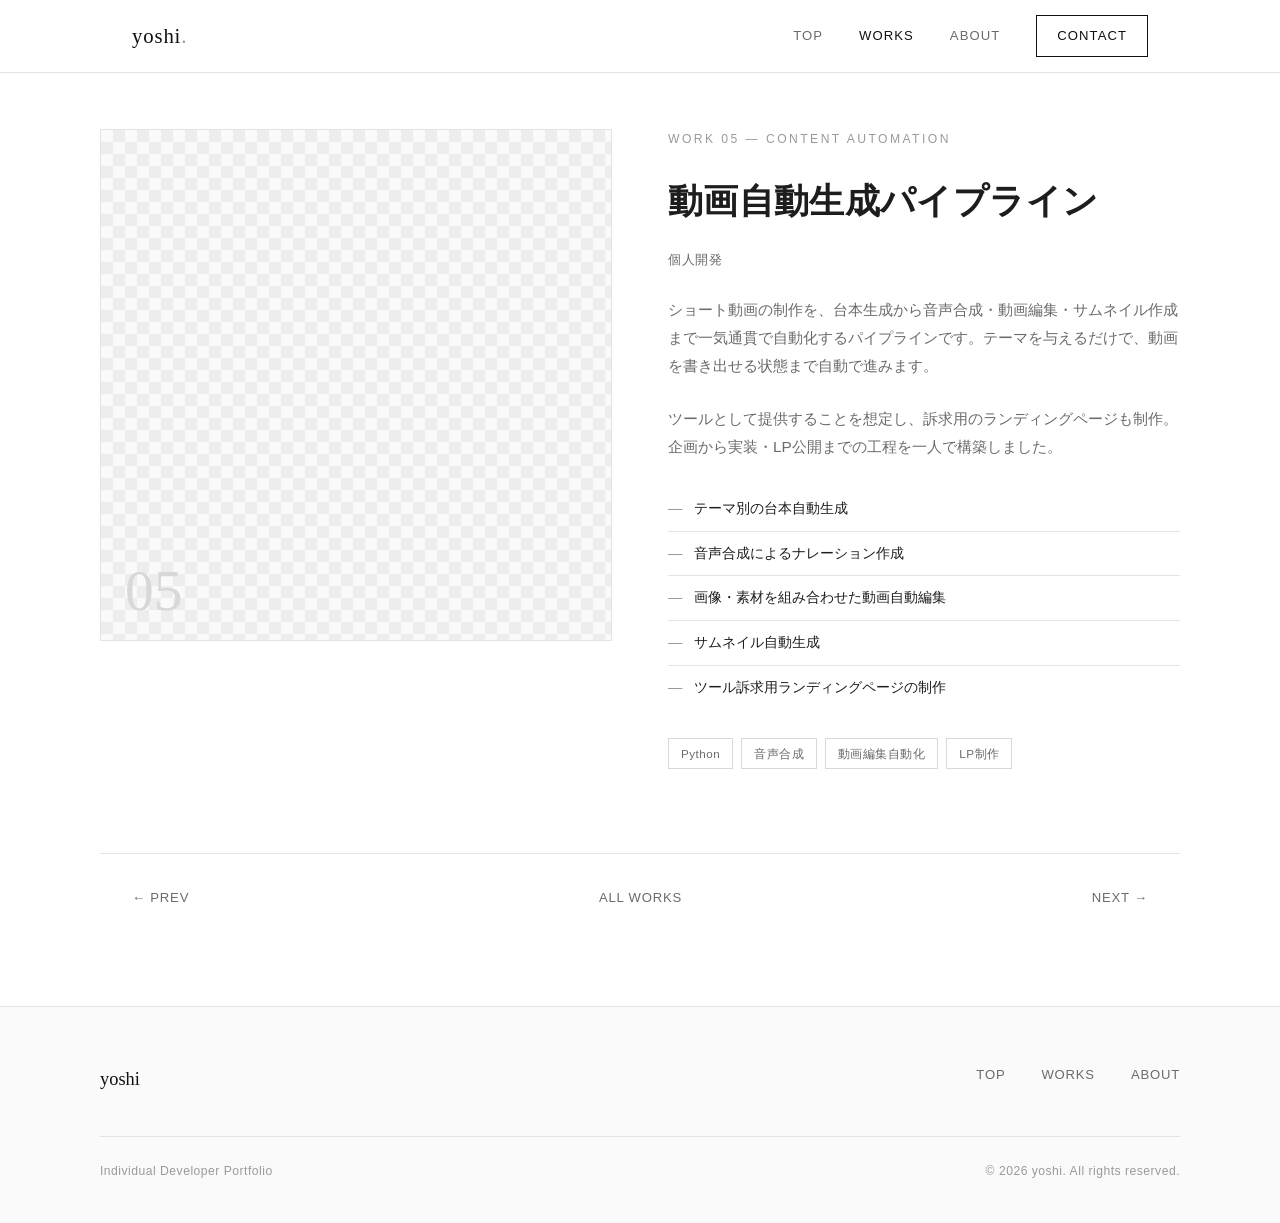
<file: work-shorts.html>
<!DOCTYPE html>
<html lang="ja">
<head>
  <meta charset="UTF-8">
  <meta name="viewport" content="width=device-width, initial-scale=1.0">
  <title>動画自動生成パイプライン | yoshi Portfolio</title>
  <meta name="description" content="台本生成から音声合成・動画編集・サムネイル作成までを一気通貫で自動化する、ショート動画コンテンツの生成パイプライン。">
  <meta property="og:type" content="article">
  <meta property="og:site_name" content="yoshi Portfolio">
  <meta property="og:title" content="動画自動生成パイプライン | yoshi Portfolio">
  <meta property="og:description" content="台本生成から音声合成・動画編集・サムネイル作成までを一気通貫で自動化。">
  <meta property="og:locale" content="ja_JP">
  <meta name="twitter:card" content="summary">
  <link rel="icon" type="image/svg+xml" href="assets/favicon.svg">
  <link rel="stylesheet" href="assets/style.css">
  <script defer src="assets/main.js"></script>
</head>
<body>

<header>
  <div class="header-inner">
    <a href="index.html" class="logo">yoshi<span class="dot">.</span></a>
    <button class="nav-burger" type="button" aria-label="メニューを開く" aria-expanded="false" aria-controls="site-nav">
      <span></span><span></span>
    </button>
    <nav id="site-nav">
      <a href="index.html" class="nav-link">Top</a>
      <a href="works.html" class="nav-link active">Works</a>
      <a href="about.html" class="nav-link">About</a>
      <a href="about.html#contact" class="nav-cta">Contact</a>
    </nav>
  </div>
</header>

<section class="detail-section">
  <div class="detail-inner">
    <div class="detail-item">
      <div class="detail-visual">
        <div class="visual p6"><span class="num serif">05</span></div>
      </div>
      <div class="detail-body">
        <div class="work-meta">Work 05 — Content Automation</div>
        <h2>動画自動生成パイプライン</h2>
        <div class="role">個人開発</div>
        <p>ショート動画の制作を、台本生成から音声合成・動画編集・サムネイル作成まで一気通貫で自動化するパイプラインです。テーマを与えるだけで、動画を書き出せる状態まで自動で進みます。</p>
        <p>ツールとして提供することを想定し、訴求用のランディングページも制作。企画から実装・LP公開までの工程を一人で構築しました。</p>
        <ul class="feat-list">
          <li>テーマ別の台本自動生成</li>
          <li>音声合成によるナレーション作成</li>
          <li>画像・素材を組み合わせた動画自動編集</li>
          <li>サムネイル自動生成</li>
          <li>ツール訴求用ランディングページの制作</li>
        </ul>
        <div class="tech-row">
          <span class="tech">Python</span>
          <span class="tech">音声合成</span>
          <span class="tech">動画編集自動化</span>
          <span class="tech">LP制作</span>
        </div>
      </div>
    </div>
  </div>
</section>

<div class="detail-pager">
  <a href="work-execbot.html">&larr; Prev</a>
  <a href="works.html" class="back">All Works</a>
  <a href="work-pet.html">Next &rarr;</a>
</div>

<footer>
  <div class="footer-inner">
    <a href="index.html" class="footer-logo">yoshi</a>
    <nav class="footer-nav">
      <a href="index.html">Top</a>
      <a href="works.html">Works</a>
      <a href="about.html">About</a>
    </nav>
  </div>
  <div class="footer-bottom">
    <span>Individual Developer Portfolio</span>
    <span>&copy; 2026 yoshi. All rights reserved.</span>
  </div>
</footer>

</body>
</html>
</file>
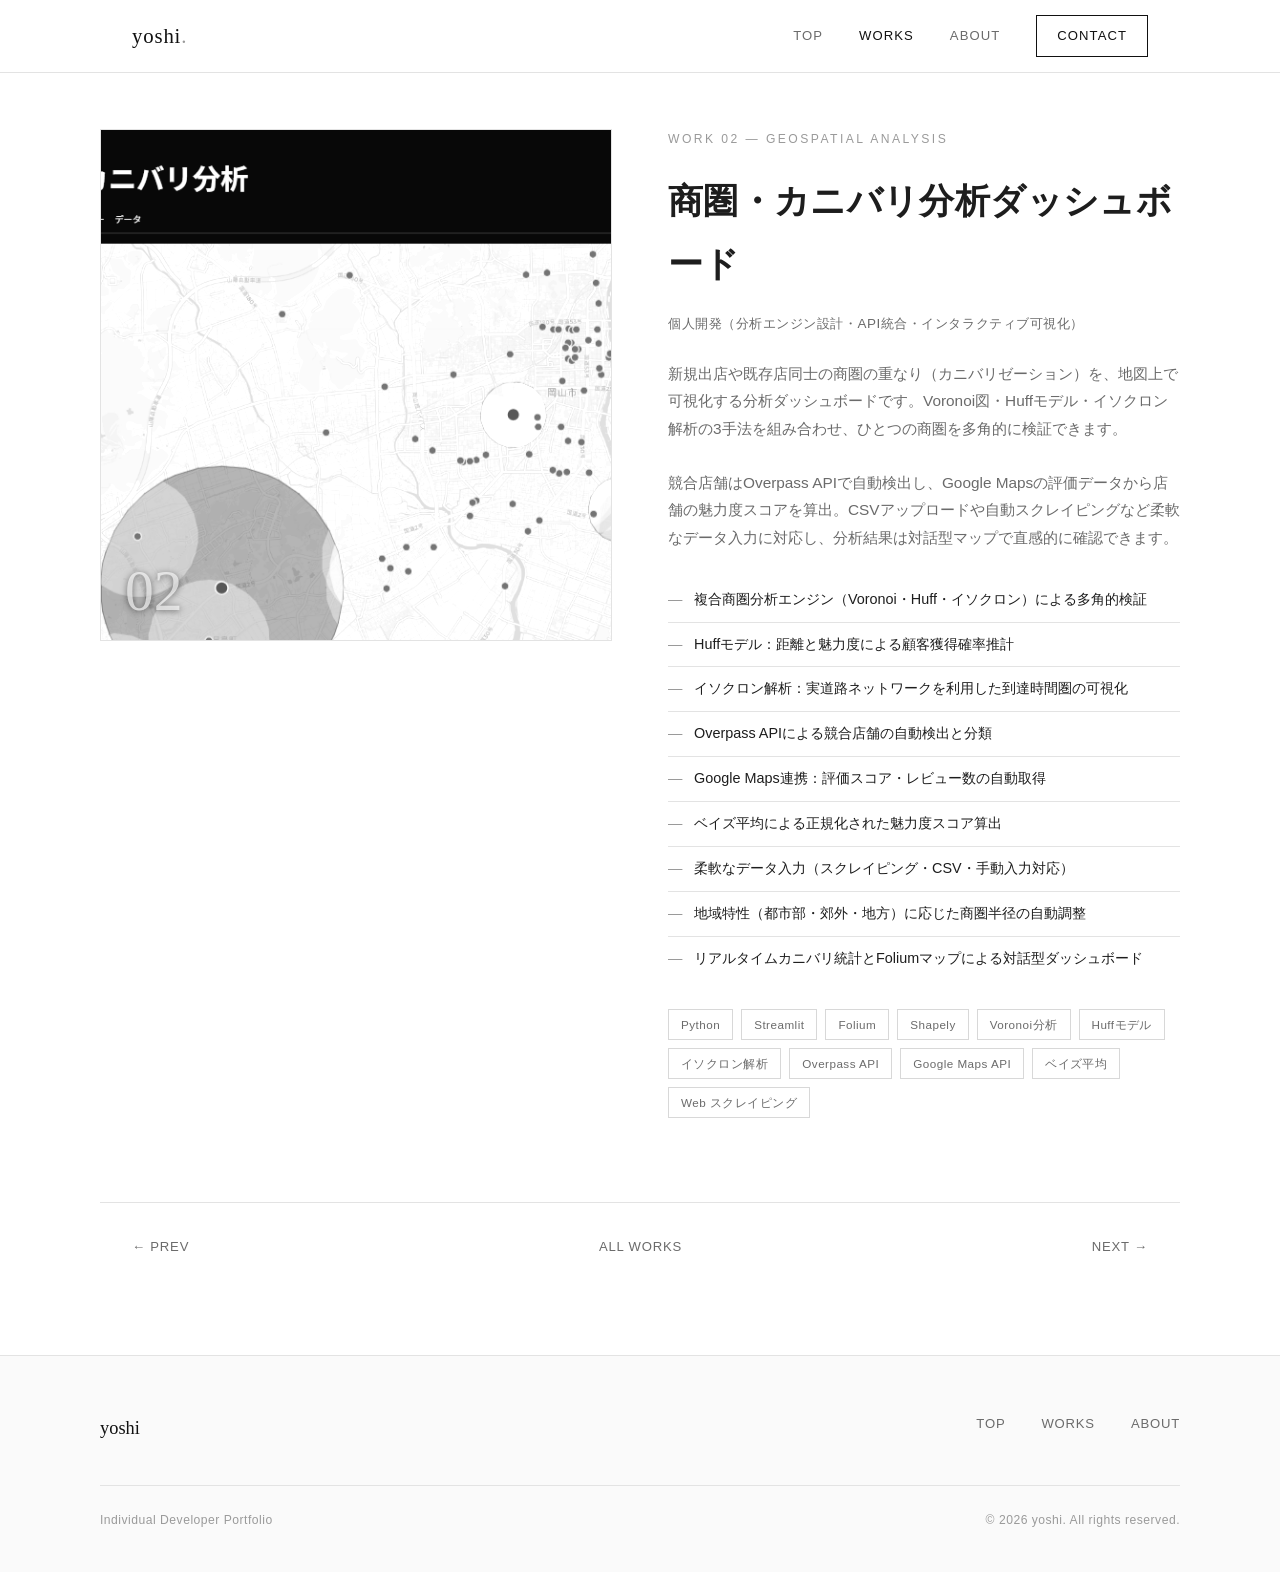
<file: work-tradearea.html>
<!DOCTYPE html>
<html lang="ja">
<head>
  <meta charset="UTF-8">
  <meta name="viewport" content="width=device-width, initial-scale=1.0">
  <title>商圏・カニバリ分析ダッシュボード | yoshi Portfolio</title>
  <meta name="description" content="Voronoi図・Huffモデル・イソクロン解析の3手法で店舗の商圏重複（カニバリゼーション）を多角的に可視化するStreamlit製の分析ダッシュボード。">
  <meta property="og:type" content="article">
  <meta property="og:site_name" content="yoshi Portfolio">
  <meta property="og:title" content="商圏・カニバリ分析ダッシュボード | yoshi Portfolio">
  <meta property="og:description" content="Voronoi・Huffモデル・イソクロン解析で店舗の商圏重複を可視化するStreamlit製ダッシュボード。">
  <meta property="og:locale" content="ja_JP">
  <meta name="twitter:card" content="summary">
  <link rel="icon" type="image/svg+xml" href="assets/favicon.svg">
  <link rel="stylesheet" href="assets/style.css">
  <script defer src="assets/main.js"></script>
</head>
<body>

<header>
  <div class="header-inner">
    <a href="index.html" class="logo">yoshi<span class="dot">.</span></a>
    <button class="nav-burger" type="button" aria-label="メニューを開く" aria-expanded="false" aria-controls="site-nav">
      <span></span><span></span>
    </button>
    <nav id="site-nav">
      <a href="index.html" class="nav-link">Top</a>
      <a href="works.html" class="nav-link active">Works</a>
      <a href="about.html" class="nav-link">About</a>
      <a href="about.html#contact" class="nav-cta">Contact</a>
    </nav>
  </div>
</header>

<section class="detail-section">
  <div class="detail-inner">
    <div class="detail-item">
      <div class="detail-visual">
        <div class="visual photo">
          <img src="assets/%E5%95%86%E5%9C%8F.png" alt="商圏・カニバリ分析ダッシュボード">
          <span class="num serif">02</span>
        </div>
      </div>
      <div class="detail-body">
        <div class="work-meta">Work 02 — Geospatial Analysis</div>
        <h2>商圏・カニバリ分析ダッシュボード</h2>
        <div class="role">個人開発（分析エンジン設計・API統合・インタラクティブ可視化）</div>
        <p>新規出店や既存店同士の商圏の重なり（カニバリゼーション）を、地図上で可視化する分析ダッシュボードです。Voronoi図・Huffモデル・イソクロン解析の3手法を組み合わせ、ひとつの商圏を多角的に検証できます。</p>
        <p>競合店舗はOverpass APIで自動検出し、Google Mapsの評価データから店舗の魅力度スコアを算出。CSVアップロードや自動スクレイピングなど柔軟なデータ入力に対応し、分析結果は対話型マップで直感的に確認できます。</p>
        <ul class="feat-list">
          <li>複合商圏分析エンジン（Voronoi・Huff・イソクロン）による多角的検証</li>
          <li>Huffモデル：距離と魅力度による顧客獲得確率推計</li>
          <li>イソクロン解析：実道路ネットワークを利用した到達時間圏の可視化</li>
          <li>Overpass APIによる競合店舗の自動検出と分類</li>
          <li>Google Maps連携：評価スコア・レビュー数の自動取得</li>
          <li>ベイズ平均による正規化された魅力度スコア算出</li>
          <li>柔軟なデータ入力（スクレイピング・CSV・手動入力対応）</li>
          <li>地域特性（都市部・郊外・地方）に応じた商圏半径の自動調整</li>
          <li>リアルタイムカニバリ統計とFoliumマップによる対話型ダッシュボード</li>
        </ul>
        <div class="tech-row">
          <span class="tech">Python</span>
          <span class="tech">Streamlit</span>
          <span class="tech">Folium</span>
          <span class="tech">Shapely</span>
          <span class="tech">Voronoi分析</span>
          <span class="tech">Huffモデル</span>
          <span class="tech">イソクロン解析</span>
          <span class="tech">Overpass API</span>
          <span class="tech">Google Maps API</span>
          <span class="tech">ベイズ平均</span>
          <span class="tech">Web スクレイピング</span>
        </div>
      </div>
    </div>
  </div>
</section>

<div class="detail-pager">
  <a href="work-automosaic.html">&larr; Prev</a>
  <a href="works.html" class="back">All Works</a>
  <a href="work-persona.html">Next &rarr;</a>
</div>

<footer>
  <div class="footer-inner">
    <a href="index.html" class="footer-logo">yoshi</a>
    <nav class="footer-nav">
      <a href="index.html">Top</a>
      <a href="works.html">Works</a>
      <a href="about.html">About</a>
    </nav>
  </div>
  <div class="footer-bottom">
    <span>Individual Developer Portfolio</span>
    <span>&copy; 2026 yoshi. All rights reserved.</span>
  </div>
</footer>

</body>
</html>
</file>
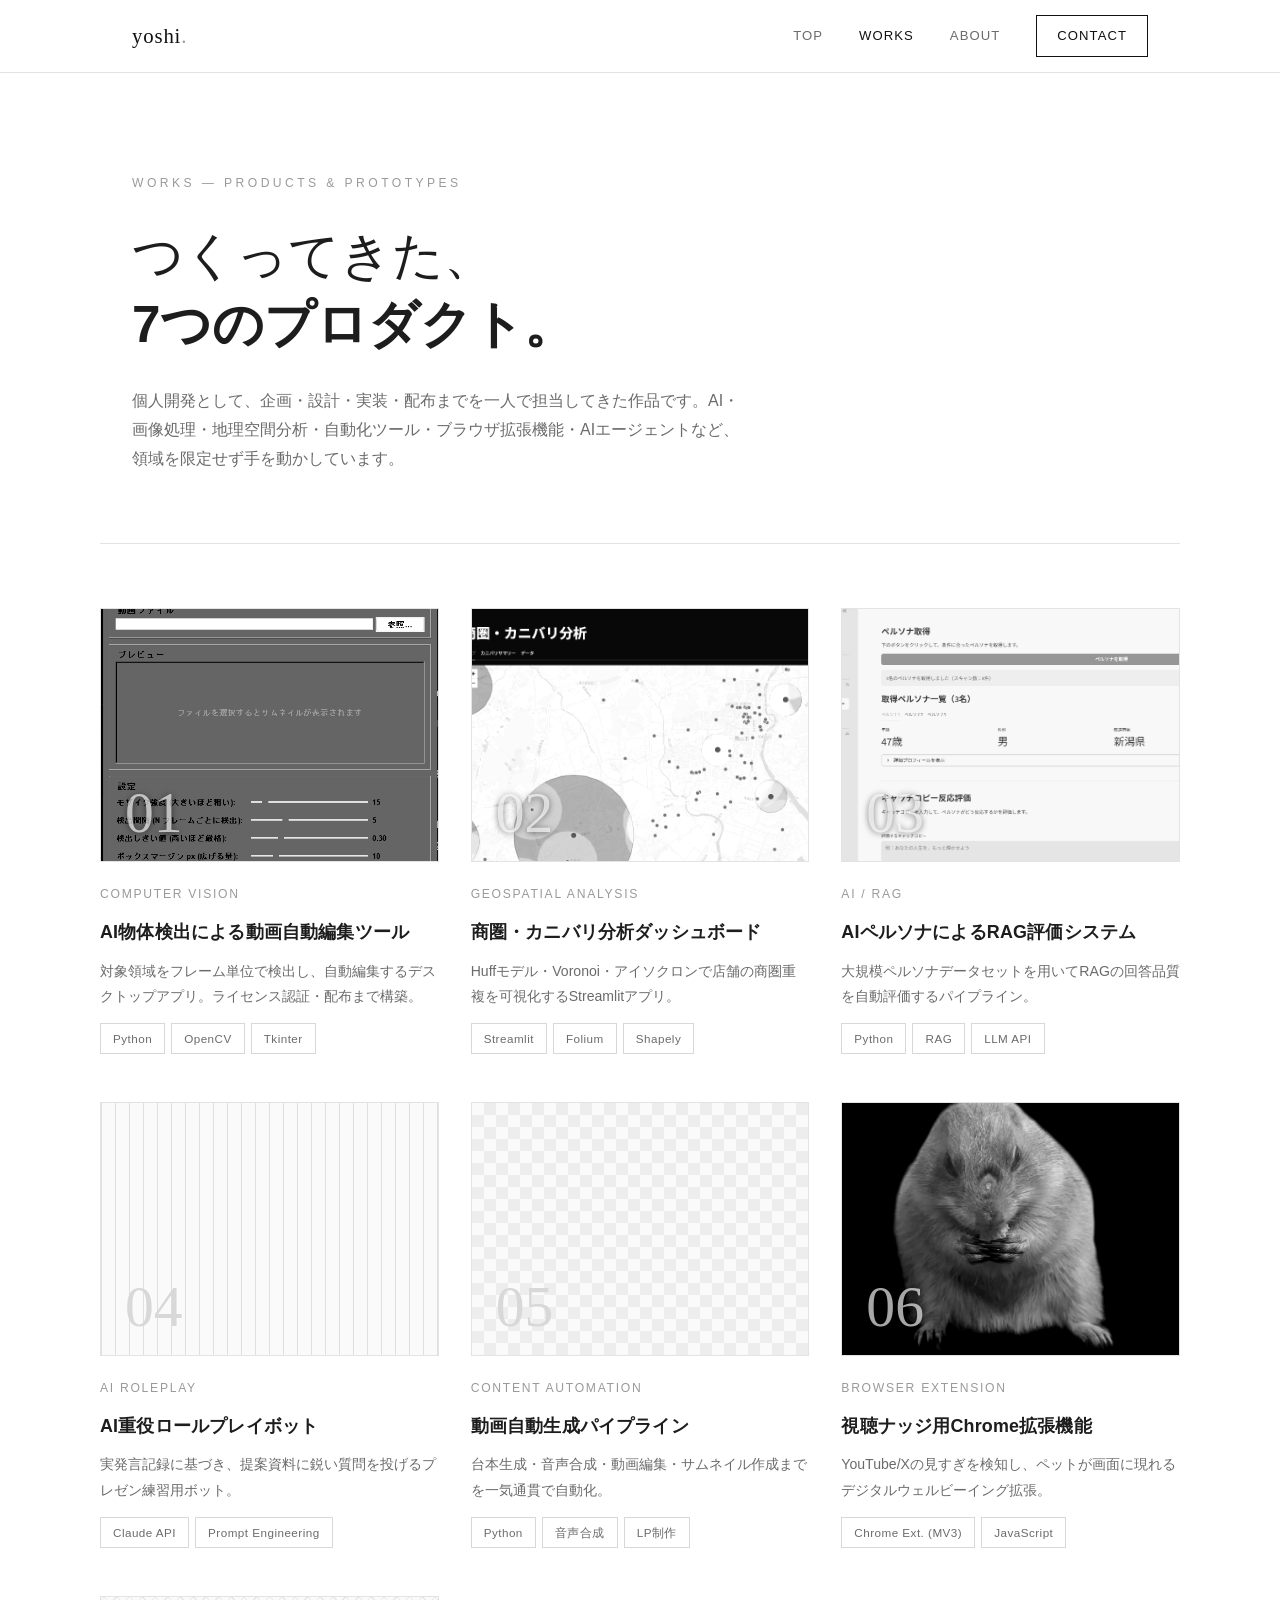
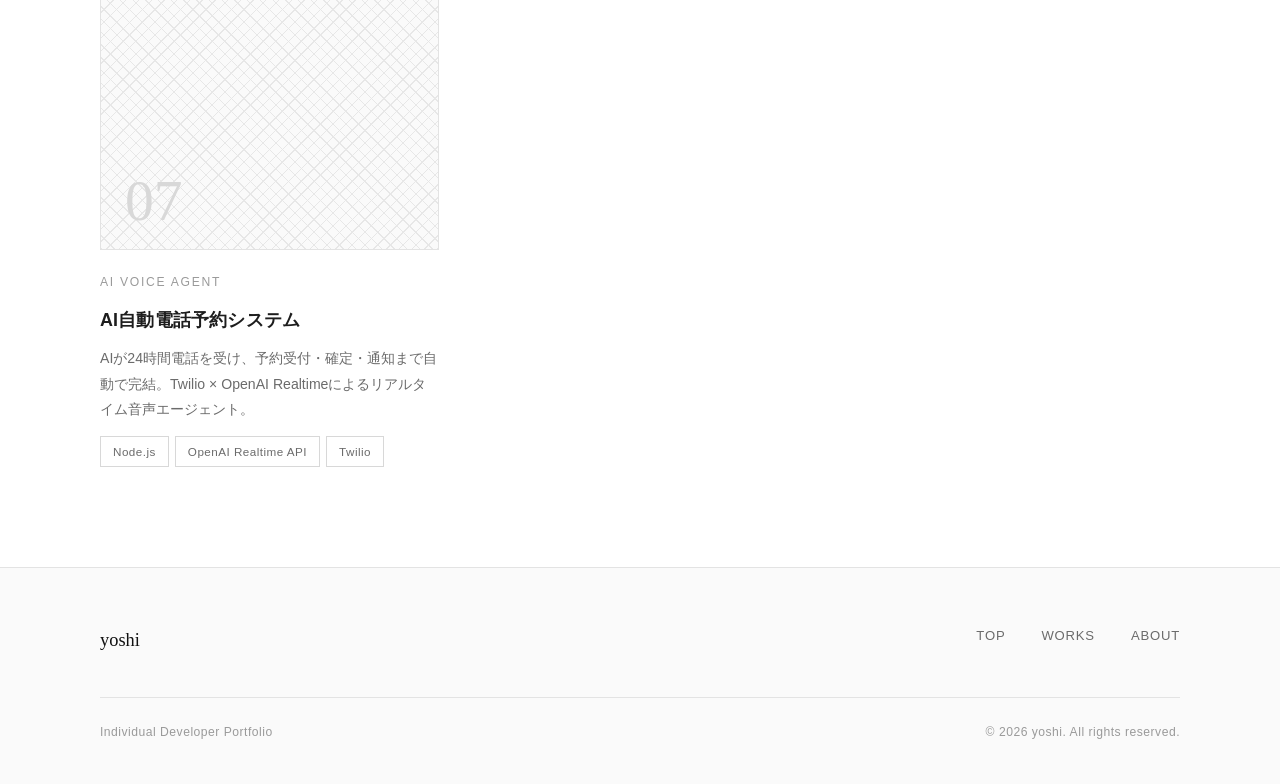
<file: works.html>
<!DOCTYPE html>
<html lang="ja">
<head>
  <meta charset="UTF-8">
  <meta name="viewport" content="width=device-width, initial-scale=1.0">
  <title>Works | yoshi Portfolio</title>
  <meta name="description" content="yoshiが開発した作品の一覧。AI・画像処理・地理空間分析・ブラウザ拡張機能など。">
  <meta property="og:type" content="website">
  <meta property="og:site_name" content="yoshi Portfolio">
  <meta property="og:title" content="Works | yoshi Portfolio">
  <meta property="og:description" content="yoshiが開発した作品の一覧。AI・画像処理・地理空間分析・ブラウザ拡張機能など。">
  <meta property="og:locale" content="ja_JP">
  <meta name="twitter:card" content="summary">
  <link rel="icon" type="image/svg+xml" href="assets/favicon.svg">
  <link rel="stylesheet" href="assets/style.css">
  <script defer src="assets/main.js"></script>
</head>
<body>

<header>
  <div class="header-inner">
    <a href="index.html" class="logo">yoshi<span class="dot">.</span></a>
    <button class="nav-burger" type="button" aria-label="メニューを開く" aria-expanded="false" aria-controls="site-nav">
      <span></span><span></span>
    </button>
    <nav id="site-nav">
      <a href="index.html" class="nav-link">Top</a>
      <a href="works.html" class="nav-link active">Works</a>
      <a href="about.html" class="nav-link">About</a>
      <a href="about.html#contact" class="nav-cta">Contact</a>
    </nav>
  </div>
</header>

<section class="page-head">
  <div class="eyebrow">Works — Products &amp; Prototypes</div>
  <h1>つくってきた、<br><b>7つのプロダクト。</b></h1>
  <p>個人開発として、企画・設計・実装・配布までを一人で担当してきた作品です。AI・画像処理・地理空間分析・自動化ツール・ブラウザ拡張機能・AIエージェントなど、領域を限定せず手を動かしています。</p>
</section>

<section class="work-grid-section">
  <div class="work-grid-inner">
    <div class="work-grid">

      <a href="work-automosaic.html" class="work-card reveal">
        <div class="visual photo">
          <img src="assets/%E3%83%A2%E3%82%B6%E3%82%A4%E3%82%AF.png" alt="AutoMosaic - AI物体検出による動画自動編集ツール" loading="lazy" decoding="async">
          <span class="num serif">01</span>
        </div>
        <div class="tag-line">Computer Vision</div>
        <h3>AI物体検出による動画自動編集ツール</h3>
        <p class="desc">対象領域をフレーム単位で検出し、自動編集するデスクトップアプリ。ライセンス認証・配布まで構築。</p>
        <div class="tech-row">
          <span class="tech">Python</span><span class="tech">OpenCV</span><span class="tech">Tkinter</span>
        </div>
      </a>

      <a href="work-tradearea.html" class="work-card reveal">
        <div class="visual photo">
          <img src="assets/%E5%95%86%E5%9C%8F.png" alt="商圏・カニバリ分析ダッシュボード" loading="lazy" decoding="async">
          <span class="num serif">02</span>
        </div>
        <div class="tag-line">Geospatial Analysis</div>
        <h3>商圏・カニバリ分析ダッシュボード</h3>
        <p class="desc">Huffモデル・Voronoi・アイソクロンで店舗の商圏重複を可視化するStreamlitアプリ。</p>
        <div class="tech-row">
          <span class="tech">Streamlit</span><span class="tech">Folium</span><span class="tech">Shapely</span>
        </div>
      </a>

      <a href="work-persona.html" class="work-card reveal">
        <div class="visual photo">
          <img src="assets/%E3%83%9A%E3%83%AB%E3%82%BD%E3%83%8A.png" alt="AIペルソナによるRAG評価システム" loading="lazy" decoding="async">
          <span class="num serif">03</span>
        </div>
        <div class="tag-line">AI / RAG</div>
        <h3>AIペルソナによるRAG評価システム</h3>
        <p class="desc">大規模ペルソナデータセットを用いてRAGの回答品質を自動評価するパイプライン。</p>
        <div class="tech-row">
          <span class="tech">Python</span><span class="tech">RAG</span><span class="tech">LLM API</span>
        </div>
      </a>

      <a href="work-execbot.html" class="work-card reveal">
        <div class="visual p5"><span class="num serif">04</span></div>
        <div class="tag-line">AI Roleplay</div>
        <h3>AI重役ロールプレイボット</h3>
        <p class="desc">実発言記録に基づき、提案資料に鋭い質問を投げるプレゼン練習用ボット。</p>
        <div class="tech-row">
          <span class="tech">Claude API</span><span class="tech">Prompt Engineering</span>
        </div>
      </a>

      <a href="work-shorts.html" class="work-card reveal">
        <div class="visual p6"><span class="num serif">05</span></div>
        <div class="tag-line">Content Automation</div>
        <h3>動画自動生成パイプライン</h3>
        <p class="desc">台本生成・音声合成・動画編集・サムネイル作成までを一気通貫で自動化。</p>
        <div class="tech-row">
          <span class="tech">Python</span><span class="tech">音声合成</span><span class="tech">LP制作</span>
        </div>
      </a>

      <a href="work-pet.html" class="work-card reveal">
        <div class="visual photo">
          <img src="assets/pet-frame.jpg" alt="視聴ナッジ用Chrome拡張機能 - 画面に現れるペット" loading="lazy" decoding="async">
          <span class="num serif">06</span>
        </div>
        <div class="tag-line">Browser Extension</div>
        <h3>視聴ナッジ用Chrome拡張機能</h3>
        <p class="desc">YouTube/Xの見すぎを検知し、ペットが画面に現れるデジタルウェルビーイング拡張。</p>
        <div class="tech-row">
          <span class="tech">Chrome Ext. (MV3)</span><span class="tech">JavaScript</span>
        </div>
      </a>

      <a href="work-reservation-ai.html" class="work-card reveal">
        <div class="visual p7"><span class="num serif">07</span></div>
        <div class="tag-line">AI Voice Agent</div>
        <h3>AI自動電話予約システム</h3>
        <p class="desc">AIが24時間電話を受け、予約受付・確定・通知まで自動で完結。Twilio × OpenAI Realtimeによるリアルタイム音声エージェント。</p>
        <div class="tech-row">
          <span class="tech">Node.js</span><span class="tech">OpenAI Realtime API</span><span class="tech">Twilio</span>
        </div>
      </a>

    </div>
  </div>
</section>

<footer>
  <div class="footer-inner">
    <a href="index.html" class="footer-logo">yoshi</a>
    <nav class="footer-nav">
      <a href="index.html">Top</a>
      <a href="works.html">Works</a>
      <a href="about.html">About</a>
    </nav>
  </div>
  <div class="footer-bottom">
    <span>Individual Developer Portfolio</span>
    <span>&copy; 2026 yoshi. All rights reserved.</span>
  </div>
</footer>

</body>
</html>
</file>
<file: assets/style.css>
/* ===== RESET & BASE ===== */
*, *::before, *::after { box-sizing: border-box; margin: 0; padding: 0; }

:root {
  --black:   #111111;
  --ink:     #1d1d1d;
  --gray-9:  #2b2b2b;
  --gray-6:  #6b6b6b;
  --gray-4:  #9a9a9a;
  --gray-2:  #d8d8d8;
  --gray-1:  #ececec;
  --paper:   #ffffff;
  --bg:      #fafafa;
  --line:    #e3e3e3;
}

html { scroll-behavior: smooth; }

body {
  font-family: 'Helvetica Neue', 'Hiragino Kaku Gothic ProN', 'Noto Sans JP', Meiryo, sans-serif;
  color: var(--ink);
  background: var(--paper);
  line-height: 1.8;
  -webkit-font-smoothing: antialiased;
}

a { color: inherit; text-decoration: none; }
img, video { display: block; max-width: 100%; }
ul { list-style: none; }
.serif { font-family: 'Times New Roman', 'Yu Mincho', 'Hiragino Mincho ProN', serif; }

:focus-visible { outline: 2px solid var(--black); outline-offset: 3px; }
::selection { background: var(--black); color: var(--paper); }

/* ===== SCROLL REVEAL ===== */
.js .reveal { opacity: 0; transform: translateY(24px); transition: opacity .7s ease, transform .7s ease; }
.js .reveal.is-visible { opacity: 1; transform: none; }
@media (prefers-reduced-motion: reduce) {
  html { scroll-behavior: auto; }
  .js .reveal { opacity: 1; transform: none; transition: none; }
  *, *::before, *::after { animation-duration: .01ms !important; transition-duration: .01ms !important; }
}

/* ===== HEADER ===== */
header {
  position: sticky; top: 0; z-index: 100;
  background: rgba(255,255,255,.92);
  backdrop-filter: blur(8px);
  border-bottom: 1px solid var(--line);
}
.header-inner {
  max-width: 1080px; margin: 0 auto; padding: 0 32px;
  height: 72px; display: flex; align-items: center; justify-content: space-between;
}
.logo {
  font-family: 'Times New Roman', serif; font-size: 1.3rem; letter-spacing: .04em;
  color: var(--black);
}
.logo .dot { color: var(--gray-4); }
nav { display: flex; gap: 36px; align-items: center; }
nav a.nav-link { font-size: .82rem; letter-spacing: .08em; color: var(--gray-6); text-transform: uppercase; transition: color .2s; }
nav a.nav-link:hover, nav a.nav-link.active { color: var(--black); }
nav .nav-cta { border: 1px solid var(--black); color: var(--black); padding: 8px 20px; font-size: .82rem; letter-spacing: .08em; text-transform: uppercase; transition: all .2s; }
nav .nav-cta:hover { background: var(--black); color: var(--paper); }

/* Hamburger (mobile only) */
.nav-burger {
  display: none; background: none; border: 0; cursor: pointer;
  width: 40px; height: 40px; padding: 8px;
  flex-direction: column; justify-content: center; gap: 7px;
}
.nav-burger span { display: block; height: 1.5px; width: 100%; background: var(--black); transition: transform .25s ease, opacity .2s ease; }
.nav-open .nav-burger span:first-child { transform: translateY(4.25px) rotate(45deg); }
.nav-open .nav-burger span:last-child { transform: translateY(-4.25px) rotate(-45deg); }

/* ===== HERO (index) ===== */
.hero { max-width: 1080px; margin: 0 auto; padding: 120px 32px 96px; border-bottom: 1px solid var(--line); }
.hero .eyebrow { font-size: .76rem; letter-spacing: .28em; text-transform: uppercase; color: var(--gray-4); margin-bottom: 26px; }
.hero h1 { font-size: clamp(2.1rem, 5.5vw, 3.6rem); font-weight: 400; line-height: 1.35; margin-bottom: 28px; max-width: 760px; }
.hero h1 b { font-weight: 700; }
.hero p { max-width: 560px; color: var(--gray-6); font-size: 1rem; margin-bottom: 40px; }
.hero-actions { display: flex; gap: 18px; flex-wrap: wrap; }

/* ===== BUTTONS ===== */
.btn { display: inline-block; font-size: .9rem; letter-spacing: .05em; padding: 15px 38px; transition: all .2s; border: 1px solid var(--black); }
.btn-dark { background: var(--black); color: var(--paper); }
.btn-dark:hover { background: var(--gray-9); transform: translateY(-2px); }
.btn-outline { background: transparent; color: var(--black); }
.btn-outline:hover { background: var(--black); color: var(--paper); transform: translateY(-2px); }

/* ===== PAGE HEAD (works / about / detail) ===== */
.page-head { max-width: 1080px; margin: 0 auto; padding: 100px 32px 70px; border-bottom: 1px solid var(--line); }
.page-head .eyebrow { font-size: .76rem; letter-spacing: .28em; text-transform: uppercase; color: var(--gray-4); margin-bottom: 26px; }
.page-head h1 { font-size: clamp(2rem, 5vw, 3.2rem); font-weight: 400; line-height: 1.35; margin-bottom: 28px; }
.page-head h1 b { font-weight: 700; }
.page-head p { max-width: 620px; color: var(--gray-6); font-size: 1rem; }

/* ===== WORK GRID (works.html / index excerpt) ===== */
.work-grid-section { padding: 64px 32px 100px; }
.work-grid-inner { max-width: 1080px; margin: 0 auto; }
.work-grid {
  display: grid; grid-template-columns: repeat(3, 1fr); gap: 48px 32px;
}
.work-card { display: block; }
.work-card .visual { margin-bottom: 22px; transition: border-color .3s ease; }
.work-card:hover .visual { border-color: var(--gray-4); }
.work-card .tag-line { font-size: .76rem; letter-spacing: .14em; text-transform: uppercase; color: var(--gray-4); margin-bottom: 10px; }
.work-card h3 { font-size: 1.12rem; font-weight: 700; margin-bottom: 10px; letter-spacing: .01em; }
.work-card h3::after { content: '\2192'; display: inline-block; margin-left: 8px; opacity: 0; transform: translateX(-6px); transition: opacity .25s ease, transform .25s ease; }
.work-card:hover h3::after, .work-card:focus-visible h3::after { opacity: 1; transform: none; }
.work-card .desc { color: var(--gray-6); font-size: .88rem; margin-bottom: 14px; }
.work-card .tech-row { display: flex; flex-wrap: wrap; gap: 6px; }

/* ===== VISUAL (abstract patterns + photo) ===== */
.visual {
  aspect-ratio: 4 / 3; background: var(--bg); border: 1px solid var(--line);
  position: relative; overflow: hidden;
  display: flex; align-items: flex-end; justify-content: flex-start;
}
.visual .num {
  position: relative; z-index: 1; font-family: 'Times New Roman', serif;
  font-size: clamp(2.6rem, 6vw, 3.6rem); line-height: 1; padding: 20px 24px;
  color: var(--gray-2);
}
.visual.photo { align-items: stretch; justify-content: stretch; }
.visual.photo img { width: 100%; height: 100%; object-fit: cover; filter: grayscale(1) contrast(1.08); transition: filter .5s ease, transform .5s ease; }
.visual.photo video { width: 100%; height: 100%; object-fit: cover; }
.work-card:hover .visual.photo img { filter: grayscale(0) contrast(1.02); transform: scale(1.03); }
.visual.photo .num { position: absolute; left: 0; bottom: 0; color: rgba(255,255,255,.65); text-shadow: 0 1px 6px rgba(0,0,0,.5); }

.visual.p1::after { content: ''; position: absolute; inset: 0; background-image: linear-gradient(var(--gray-1) 1px, transparent 1px), linear-gradient(90deg, var(--gray-1) 1px, transparent 1px); background-size: 28px 28px; opacity: .8; }
.visual.p2::after { content: ''; position: absolute; inset: 0; background-image: repeating-linear-gradient(45deg, var(--gray-2) 0 2px, transparent 2px 18px); opacity: .7; }
.visual.p3::after { content: ''; position: absolute; inset: 0; background-image: radial-gradient(var(--gray-2) 1.5px, transparent 1.5px); background-size: 20px 20px; opacity: .9; }
.visual.p4::after { content: ''; position: absolute; inset: 0; background-image: repeating-radial-gradient(circle at 30% 120%, transparent 0 22px, var(--gray-2) 22px 23px); opacity: .8; }
.visual.p5::after { content: ''; position: absolute; inset: 0; background-image: repeating-linear-gradient(90deg, var(--gray-2) 0 1px, transparent 1px 14px); opacity: .8; }
.visual.p6::after { content: ''; position: absolute; inset: 0; background: repeating-conic-gradient(var(--gray-1) 0% 25%, transparent 0% 50%) 0 0 / 24px 24px; opacity: .9; }
.visual.p7::after { content: ''; position: absolute; inset: 0; background-image: repeating-linear-gradient(-45deg, var(--gray-2) 0 1px, transparent 1px 9px), repeating-linear-gradient(45deg, var(--gray-2) 0 1px, transparent 1px 9px); opacity: .55; }

/* ===== WORK DETAIL ===== */
.detail-section { padding: 56px 32px 60px; }
.detail-inner { max-width: 1080px; margin: 0 auto; }
.detail-item { display: grid; grid-template-columns: 1fr 1fr; gap: 56px; align-items: start; }
.detail-visual .visual { aspect-ratio: 1 / 1; }
.detail-body .work-meta { font-size: .76rem; letter-spacing: .2em; text-transform: uppercase; color: var(--gray-4); margin-bottom: 18px; }
.detail-body h2 { font-size: clamp(1.6rem, 3.4vw, 2.2rem); font-weight: 700; margin-bottom: 16px; letter-spacing: .01em; }
.detail-body .role { font-size: .84rem; letter-spacing: .04em; color: var(--gray-6); margin-bottom: 24px; }
.detail-body > p { color: var(--gray-6); font-size: .96rem; margin-bottom: 26px; }
.feat-list { margin-bottom: 28px; }
.feat-list li { font-size: .9rem; color: var(--ink); padding: 9px 0 9px 26px; position: relative; border-top: 1px solid var(--line); }
.feat-list li:first-child { border-top: none; }
.feat-list li::before { content: '—'; position: absolute; left: 0; color: var(--gray-4); }
.tech-row { display: flex; flex-wrap: wrap; gap: 8px; }
.tech { font-size: .73rem; letter-spacing: .04em; color: var(--gray-6); border: 1px solid var(--gray-2); padding: 4px 12px; }

/* PREV / NEXT */
.detail-pager { max-width: 1080px; margin: 0 auto; padding: 0 32px 96px; display: flex; justify-content: space-between; border-top: 1px solid var(--line); padding-top: 32px; margin-top: 24px; }
.detail-pager a { font-size: .82rem; letter-spacing: .06em; color: var(--gray-6); text-transform: uppercase; }
.detail-pager a:hover { color: var(--black); }
.detail-pager .back { text-align: center; }

/* ===== ABOUT ===== */
.about-section { padding: 16px 32px 96px; }
.about-inner { max-width: 1080px; margin: 0 auto; display: grid; grid-template-columns: 220px 1fr; gap: 56px; }
.avatar { width: 160px; height: 160px; border-radius: 50%; background: var(--black); color: var(--paper); display: flex; align-items: center; justify-content: center; font-family: 'Times New Roman', serif; font-size: 3rem; }
.about-body p { color: var(--gray-6); font-size: .98rem; margin-bottom: 22px; max-width: 640px; }
.skill-row { display: flex; flex-wrap: wrap; gap: 8px; margin-bottom: 40px; }
.skill { font-size: .78rem; letter-spacing: .04em; color: var(--ink); border: 1px solid var(--gray-2); padding: 6px 14px; }
.contact-box { background: var(--bg); border: 1px solid var(--line); padding: 40px; }
.contact-box h3 { font-size: 1.2rem; font-weight: 700; margin-bottom: 12px; }
.contact-box p { color: var(--gray-6); font-size: .9rem; margin-bottom: 24px; }

/* ===== MORE / CTA ===== */
.more { background: var(--bg); border-top: 1px solid var(--line); border-bottom: 1px solid var(--line); padding: 80px 32px; text-align: center; }
.more .inner { max-width: 640px; margin: 0 auto; }
.more h3 { font-size: clamp(1.4rem, 3vw, 1.9rem); font-weight: 400; margin-bottom: 16px; }
.more h3 b { font-weight: 700; }
.more p { color: var(--gray-6); margin-bottom: 36px; }

/* ===== FOOTER ===== */
footer { background: var(--bg); border-top: 1px solid var(--line); padding: 56px 32px 40px; }
.footer-inner { max-width: 1080px; margin: 0 auto; display: flex; justify-content: space-between; align-items: flex-start; flex-wrap: wrap; gap: 32px; }
.footer-logo { font-family: 'Times New Roman', serif; font-size: 1.15rem; color: var(--black); }
.footer-nav { display: flex; gap: 36px; flex-wrap: wrap; }
.footer-nav a { font-size: .82rem; letter-spacing: .06em; color: var(--gray-6); text-transform: uppercase; }
.footer-nav a:hover { color: var(--black); }
.footer-bottom { max-width: 1080px; margin: 40px auto 0; padding-top: 24px; border-top: 1px solid var(--line); font-size: .76rem; color: var(--gray-4); letter-spacing: .04em; display: flex; justify-content: space-between; flex-wrap: wrap; gap: 12px; }

/* ===== RESPONSIVE ===== */
@media (max-width: 900px) {
  .work-grid { grid-template-columns: repeat(2, 1fr); }
  .about-inner { grid-template-columns: 1fr; }
  .avatar { margin-bottom: 8px; }
}
@media (max-width: 760px) {
  .nav-burger { display: flex; }
  header nav { position: absolute; top: 72px; left: 0; right: 0; background: rgba(255,255,255,.97); backdrop-filter: blur(8px); border-bottom: 1px solid var(--line); flex-direction: column; align-items: stretch; gap: 0; padding: 8px 24px 24px; display: none; }
  header.nav-open nav { display: flex; }
  header nav a.nav-link { display: block; padding: 14px 0; border-bottom: 1px solid var(--line); font-size: .9rem; }
  header nav .nav-cta { margin-top: 20px; text-align: center; padding: 12px 20px; }
  .hero { padding: 80px 24px 64px; }
  .page-head { padding: 72px 24px 54px; }
  .work-grid-section { padding: 24px 24px 72px; }
  .work-grid { grid-template-columns: 1fr; }
  .detail-item { grid-template-columns: 1fr; gap: 28px; }
  .detail-section { padding: 40px 24px 24px; }
  .detail-pager { padding: 0 24px 72px; }
  .about-section { padding: 8px 24px 72px; }
}
</file>
